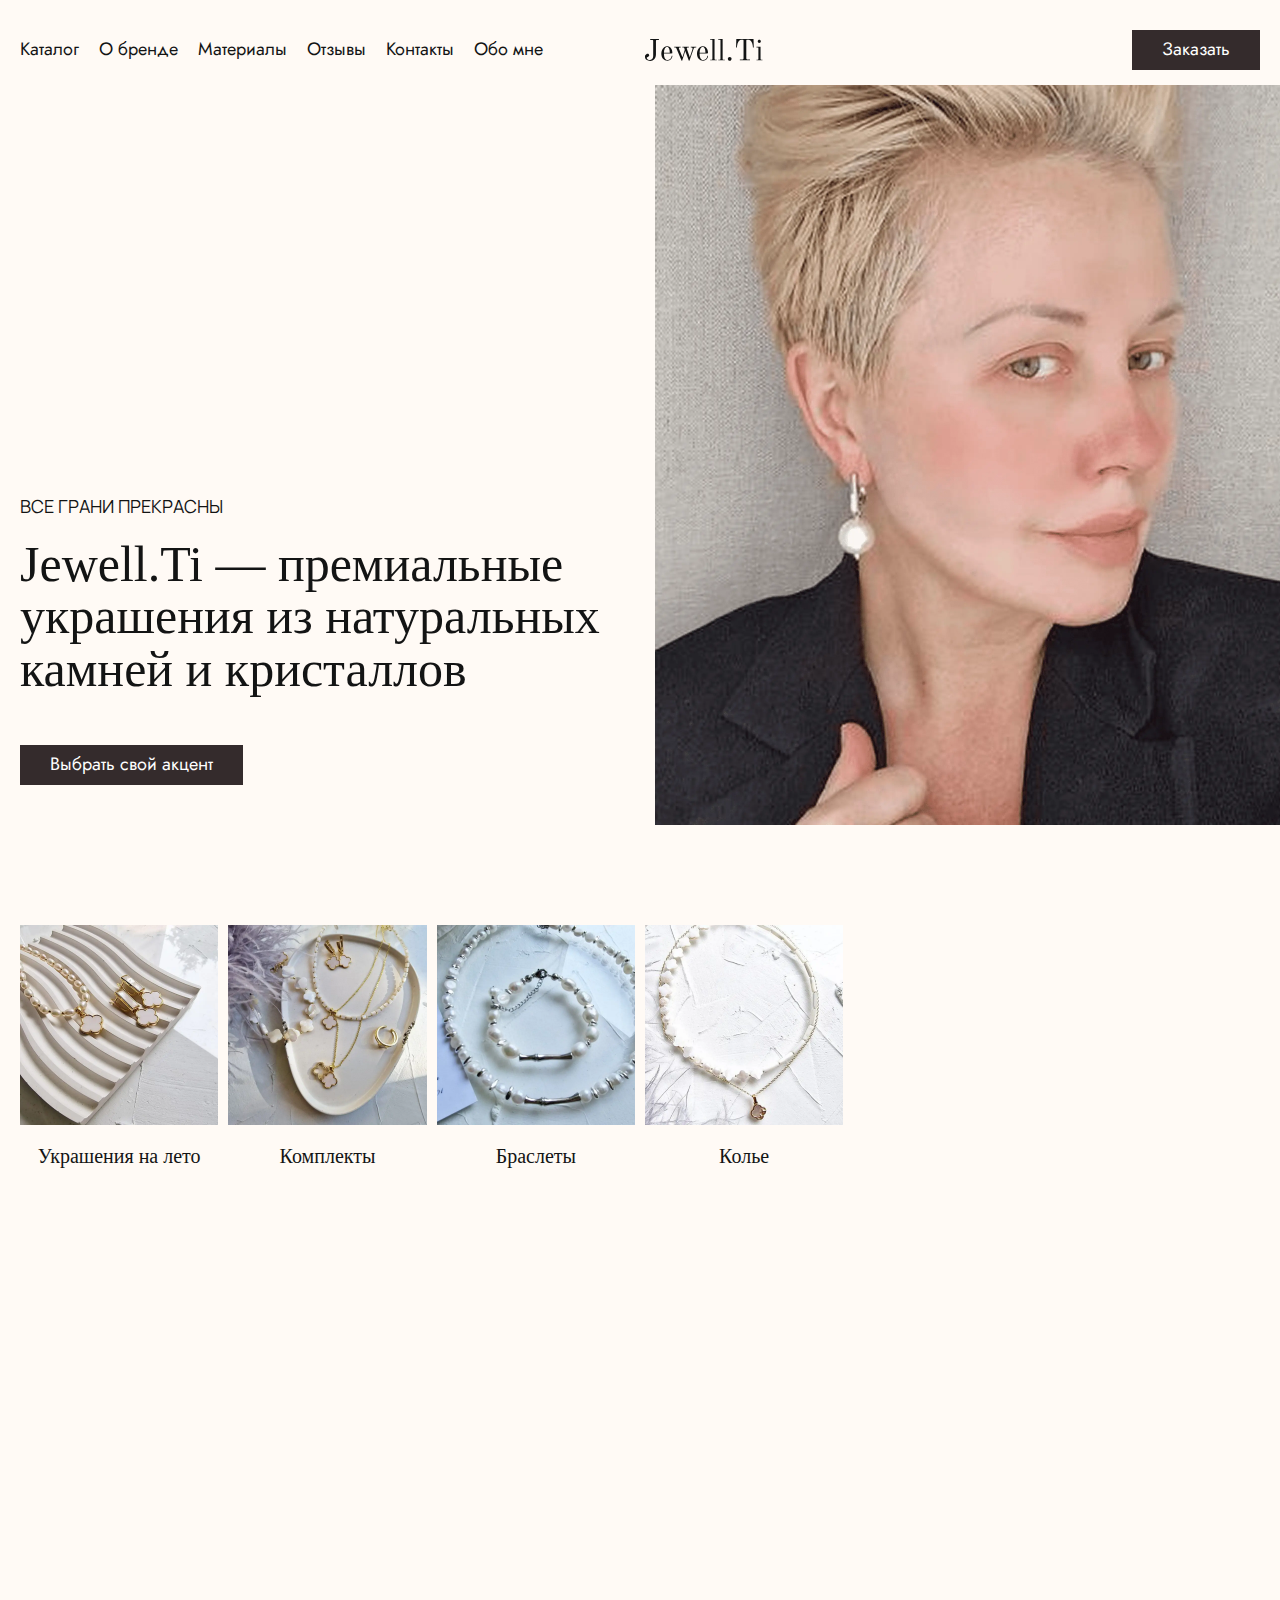
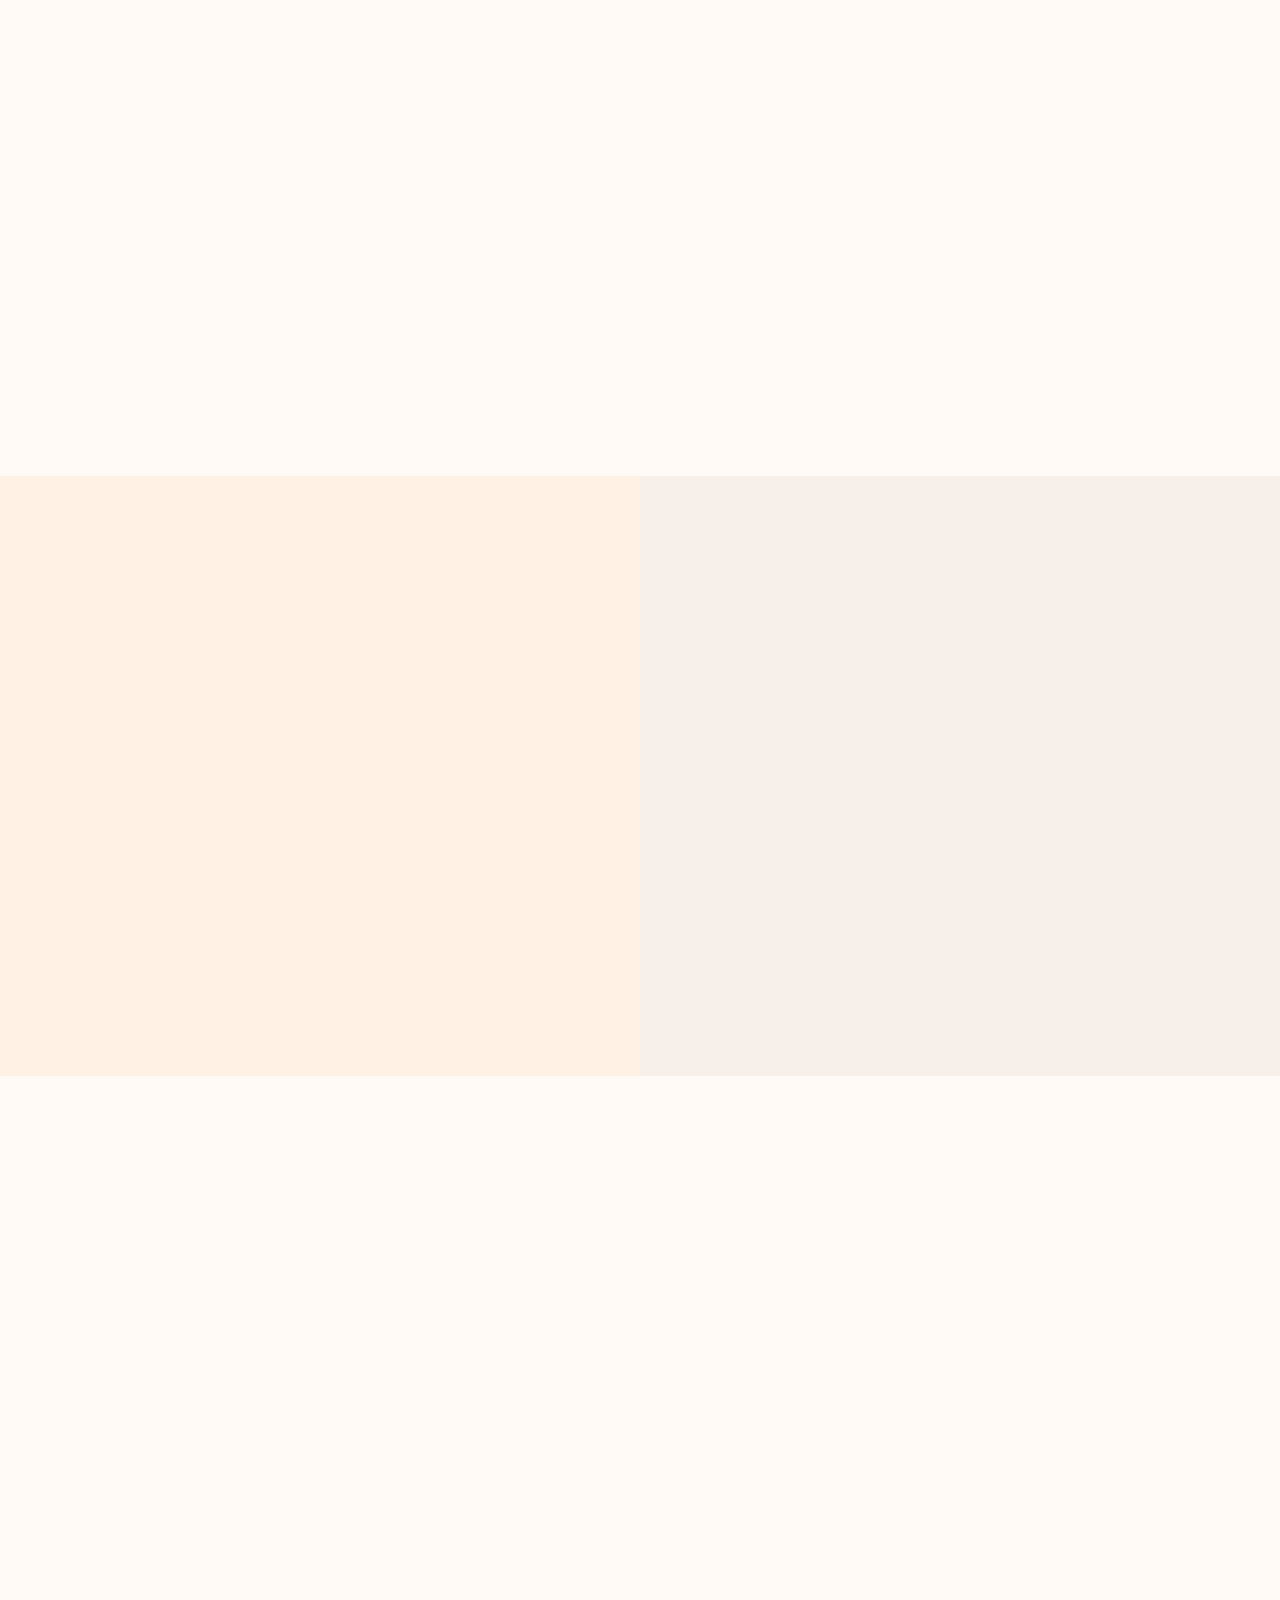
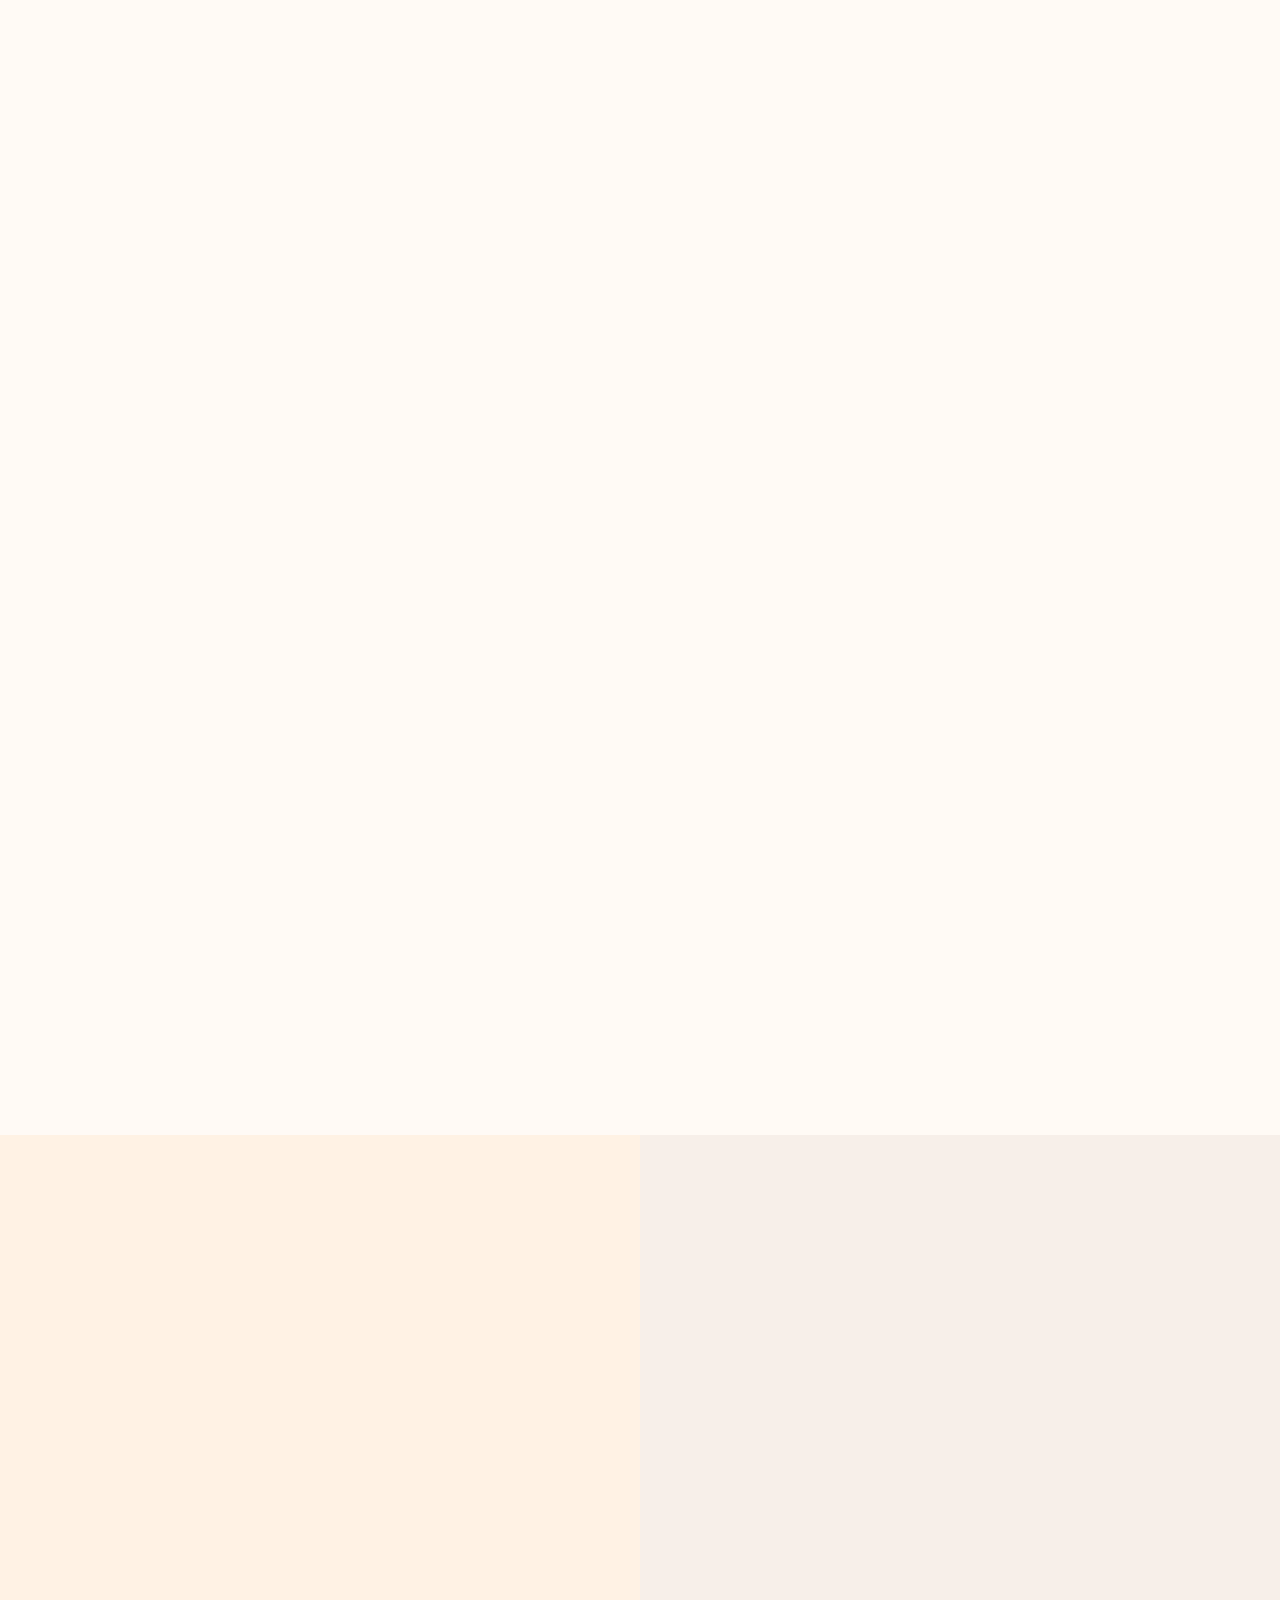
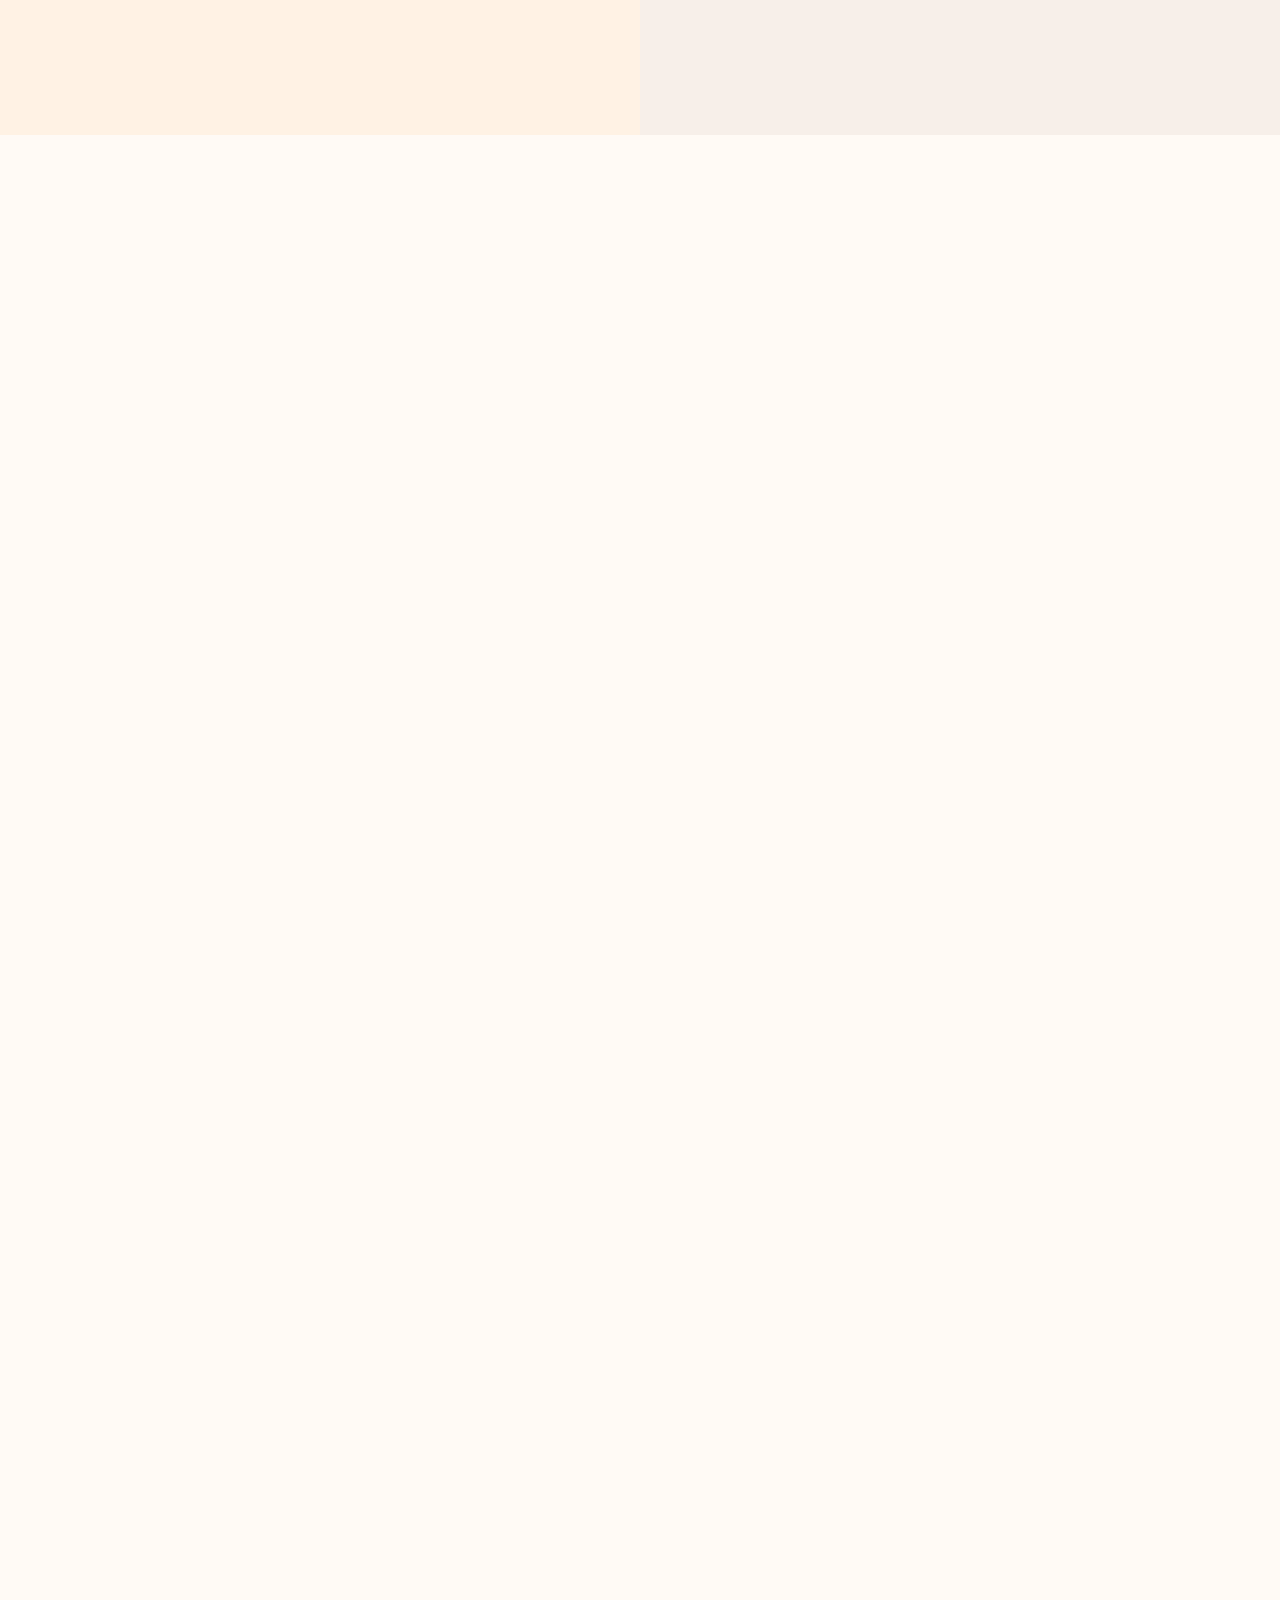
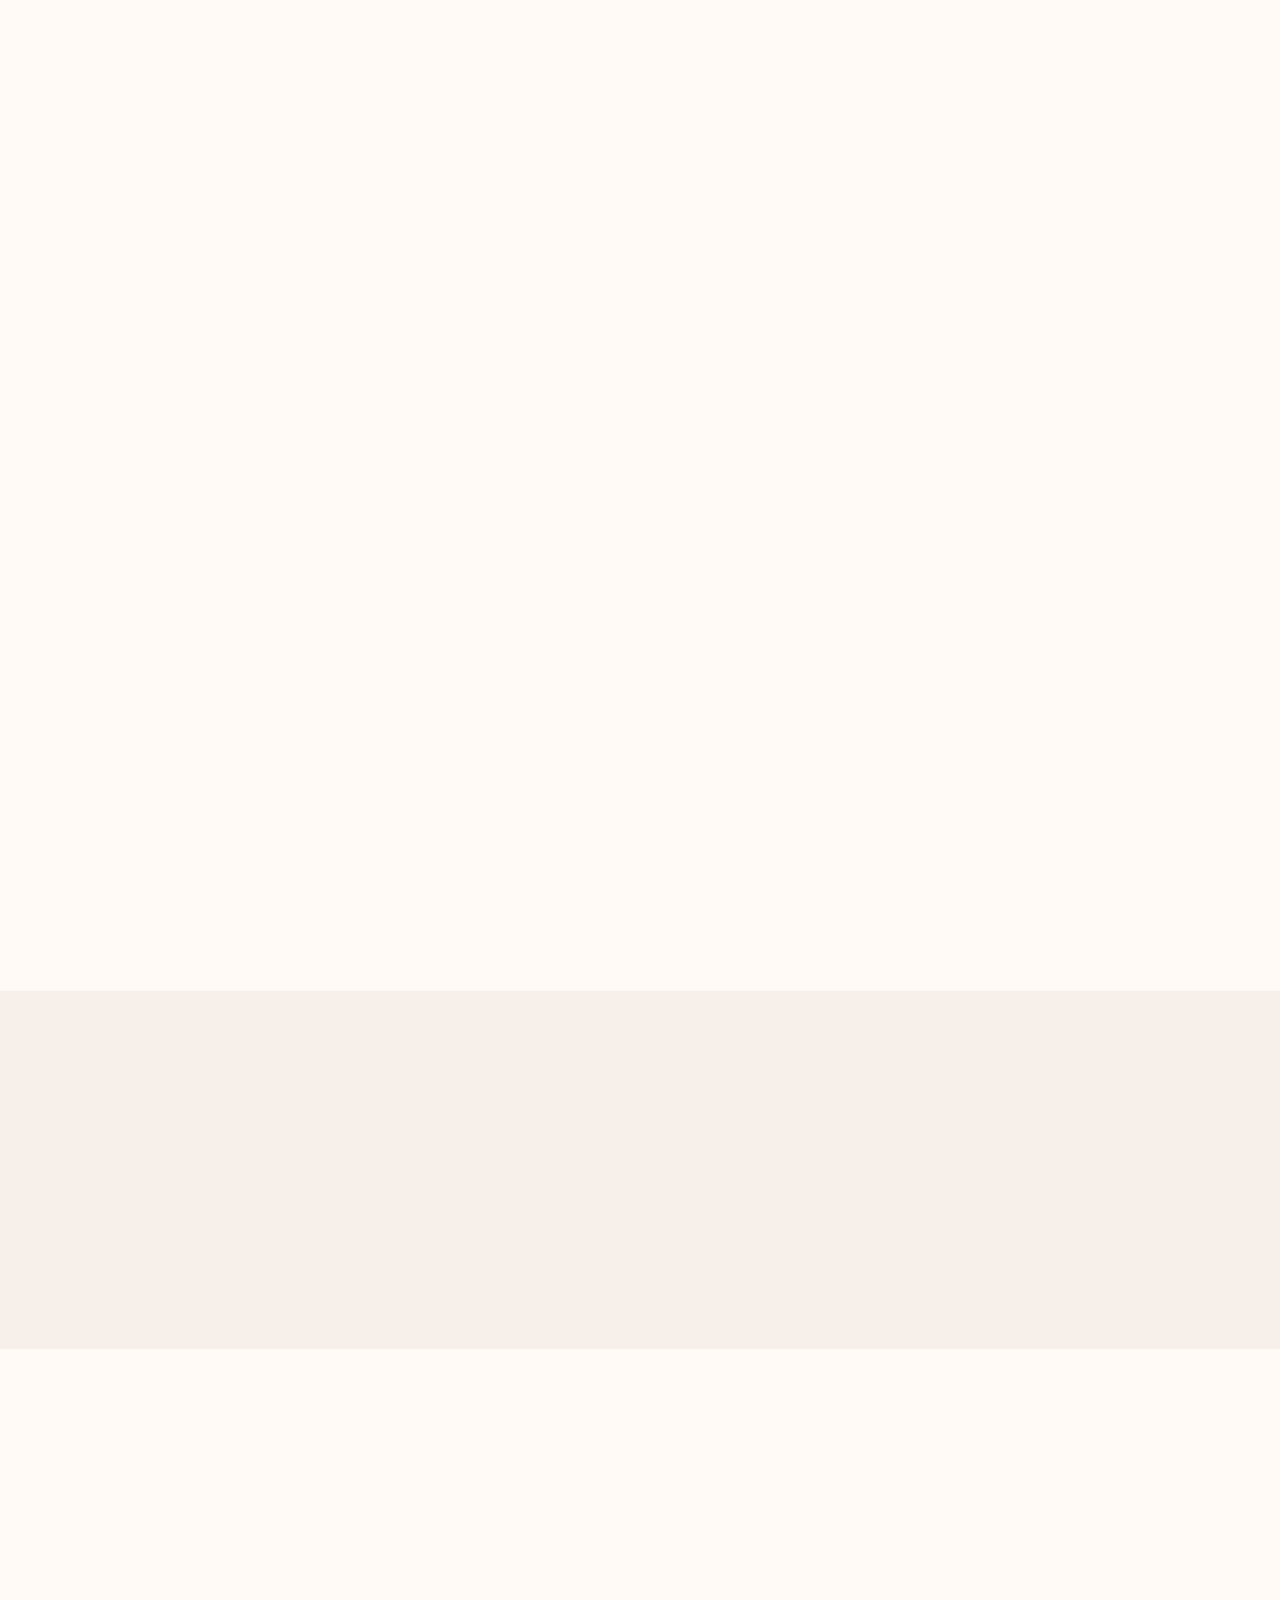
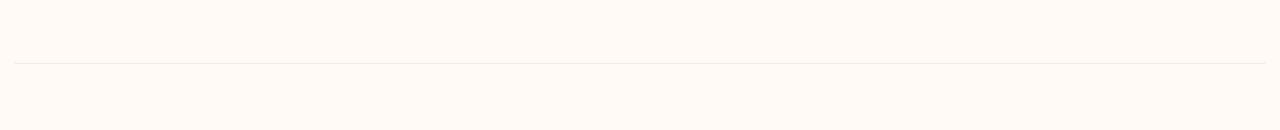
<file: index.html>
<!--header.html-->
<!doctype html>
<html lang="en">
<head>
  <meta charset="UTF-8">
  <meta name="viewport"
        content="width=device-width, user-scalable=no, initial-scale=1.0, maximum-scale=1.0, minimum-scale=1.0">
  <meta http-equiv="X-UA-Compatible" content="ie=edge">
  <meta name="format-detection" content="telephone=no">
  <link rel="preconnect" href="https://fonts.googleapis.com">
  <link rel="preconnect" href="https://fonts.gstatic.com" crossorigin>
  <link href="https://fonts.googleapis.com/css2?family=Jost:ital,wght@0,100..900;1,100..900&family=Manrope:wght@200..800&family=Old+Standard+TT:ital,wght@0,400;0,700;1,400&display=swap" rel="stylesheet">
  <link
          rel="stylesheet"
          href="https://cdn.jsdelivr.net/npm/swiper@11/swiper-bundle.min.css"
  />
  <link rel="icon" type="image/png" href="./img/icons/favicon.png" sizes="32x32">

  <link rel="apple-touch-icon" href="./img/icons/favicon.png">

  <link rel="mask-icon" href="./img/icons/favicon.png" color="#000000">
  <title></title>
<script defer src="js/bundle.js"></script><script defer src="js/libs.js"></script><script defer src="js/style.js"></script><link href="css/style.min.css" rel="stylesheet"></head>
<body>

<header class="header">
  <div class="container">
    <div class="row align-center">
      <div class="col-lg-5">
        <nav class="header-nav">
          <ul class="main-menu">
            <li class="menu-item-has-children">
              <a href="https://mixastudio-dev.github.io/jewell/catalog.html">Каталог</a>
              <ul class="sub-menu">
                <li>
                  <a href="#">Все товары</a>
                </li>
                <li>
                  <a href="#">Название категории</a>
                </li>
                <li>
                  <a href="#">Название категории</a>
                </li>
                <li>
                  <a href="#">Название категории</a>
                </li>
                <li>
                  <a href="#">Название категории</a>
                </li>
              </ul>
            </li>
            <li>
              <a href="#about-section">О бренде</a>
            </li>
            <li>
              <a href="#materials-section">Материалы</a>
            </li>
            <li>
              <a href="#testimonials">Отзывы</a>
            </li>
            <li>
              <a href="#promo-section">Контакты</a>
            </li>
            <li>
              <a href="#about-section-second">Обо мне</a>
            </li>
          </ul>
          <a href="#" data-src="modal-order-header" class="btn btn-dark btn-mobile open-modal-dialog">Заказать</a>
        </nav>
      </div>
      <div class="col-lg-4">
        <a href="#" class="logo">
          <img src="./img/logo.svg" alt="">
        </a>
      </div>
      <div class="col-lg-3">
        <a href="#" data-src="modal-order-header" class="btn btn-dark btn-pc open-modal-dialog">Заказать</a>
        <button class="small-screens-button">
          <span class="line"></span>
          <span class="line"></span>
          <span class="line"></span>
        </button>
      </div>
    </div>
  </div>
</header>

<main>




<section class="main-banner animate-block">
  <div class="container">
    <div class="row">
      <div class="col-lg-6 col-md-12 col-m-12">
        <div class="banner-content">
          <div class="subtitle">Все грани прекрасны</div>
          <h1>Jewell.Ti — премиальные украшения из натуральных камней и кристаллов </h1>
          <a href="#" data-src="modal-order-header" class="btn btn-dark open-modal-dialog">Выбрать свой акцент</a>
        </div>
      </div>
      <div class="col-lg-6 col-md-12 col-m-12">
        <div class="banner-image">
          <img src="./img/main-banner-image.webp" alt="">
        </div>
      </div>
    </div>
  </div>
</section>

<section class="catalog-section">
  <div class="container">
    <div class="row">
      <div class="col-lg-2 col-md-4 col-m-12 animate-block">
        <a href="#" class="catalog-card">
          <div class="catalog-card-image">
            <img src="./img/catalog-card-img1.webp" alt="">
          </div>
          <div class="catalog-card-title">Украшения на лето</div>
        </a>
      </div>
      <div class="col-lg-2 col-md-4 col-m-12 animate-block" data-delay="200">
        <a href="#" class="catalog-card">
          <div class="catalog-card-image">
            <img src="./img/catalog-card-img2.webp" alt="">
          </div>
          <div class="catalog-card-title">Комплекты</div>
        </a>
      </div>
      <div class="col-lg-2 col-md-4 col-m-12 animate-block" data-delay="400">
        <a href="#" class="catalog-card">
          <div class="catalog-card-image">
            <img src="./img/catalog-card-img3.webp" alt="">
          </div>
          <div class="catalog-card-title">Браслеты</div>
        </a>
      </div>
      <div class="col-lg-2 col-md-4 col-m-12 animate-block" data-delay="600">
        <a href="#" class="catalog-card">
          <div class="catalog-card-image">
            <img src="./img/catalog-card-img4.webp" alt="">
          </div>
          <div class="catalog-card-title">Колье</div>
        </a>
      </div>
      <div class="col-lg-2 col-md-4 col-m-12 animate-block" data-delay="800">
        <a href="#" class="catalog-card">
          <div class="catalog-card-image">
            <img src="./img/catalog-card-img5.webp" alt="">
          </div>
          <div class="catalog-card-title">Чокеры</div>
        </a>
      </div>
      <div class="col-lg-2 col-md-4 col-m-12 animate-block" data-delay="1000">
        <a href="#" class="catalog-card">
          <div class="catalog-card-image">
            <img src="./img/catalog-card-img6.webp" alt="">
          </div>
          <div class="catalog-card-title">Сеты</div>
        </a>
      </div>
    </div>
  </div>
</section>

<section class="products-section slider-section animate-block">
  <div class="container">
    <h2>Самое популярное</h2>
    <div class="products-slider slider-wrapper">
      <div class="swiper-wrapper">
        <div class="swiper-slide">
          <div class="product-card">
            <div class="product-image">
              <img src="./img/product-card-img1.webp" alt="">
            </div>
            <div class="product-title">Нежные серьги пуссеты с натуральным перламутром</div>
            <div class="product-bottom">
              <div class="product-price">1200 ₽</div>
              <a href="#" class="btn btn-bordered open-modal-dialog" data-src="modal-order-product">Заказать</a>
            </div>
          </div>
        </div>
        <div class="swiper-slide">
          <div class="product-card">
            <div class="product-image">
              <img src="./img/product-card-img2.webp" alt="">
            </div>
            <div class="product-title">Серьги из натурального жемчуга</div>
            <div class="product-bottom">
              <div class="product-price">1800 ₽</div>
              <a href="#" class="btn btn-bordered open-modal-dialog" data-src="modal-order-product">Заказать</a>
            </div>
          </div>
        </div>
        <div class="swiper-slide">
          <div class="product-card">
            <div class="product-image">
              <img src="./img/product-card-img3.webp" alt="">
            </div>
            <div class="product-title">Чокер</div>
            <div class="product-bottom">
              <div class="product-price">2500 ₽</div>
              <a href="#" class="btn btn-bordered open-modal-dialog" data-src="modal-order-product">Заказать</a>
            </div>
          </div>
        </div>
        <div class="swiper-slide">
          <div class="product-card">
            <div class="product-image">
              <img src="./img/product-card-img4.webp" alt="">
            </div>
            <div class="product-title">Чокер из стекляруса с необработанным розовым кварцем</div>
            <div class="product-bottom">
              <div class="product-price">1500 ₽</div>
              <a href="#" class="btn btn-bordered open-modal-dialog" data-src="modal-order-product">Заказать</a>
            </div>
          </div>
        </div>
        <div class="swiper-slide">
          <div class="product-card">
            <div class="product-image">
              <img src="./img/product-card-img1.webp" alt="">
            </div>
            <div class="product-title">Нежные серьги пуссеты с натуральным перламутром</div>
            <div class="product-bottom">
              <div class="product-price">1200 ₽</div>
              <a href="#" class="btn btn-bordered open-modal-dialog" data-src="modal-order-product">Заказать</a>
            </div>
          </div>
        </div>
        <div class="swiper-slide">
          <div class="product-card">
            <div class="product-image">
              <img src="./img/product-card-img2.webp" alt="">
            </div>
            <div class="product-title">Серьги из натурального жемчуга</div>
            <div class="product-bottom">
              <div class="product-price">1800 ₽</div>
              <a href="#" class="btn btn-bordered open-modal-dialog" data-src="modal-order-product">Заказать</a>
            </div>
          </div>
        </div>
        <div class="swiper-slide">
          <div class="product-card">
            <div class="product-image">
              <img src="./img/product-card-img3.webp" alt="">
            </div>
            <div class="product-title">Чокер</div>
            <div class="product-bottom">
              <div class="product-price">2500 ₽</div>
              <a href="#" class="btn btn-bordered open-modal-dialog" data-src="modal-order-product">Заказать</a>
            </div>
          </div>
        </div>
        <div class="swiper-slide">
          <div class="product-card">
            <div class="product-image">
              <img src="./img/product-card-img4.webp" alt="">
            </div>
            <div class="product-title">Чокер из стекляруса с необработанным розовым кварцем</div>
            <div class="product-bottom">
              <div class="product-price">1500 ₽</div>
              <a href="#" class="btn btn-bordered open-modal-dialog" data-src="modal-order-product">Заказать</a>
            </div>
          </div>
        </div>
      </div>
      <div class="swiper-button-prev"></div>
      <div class="swiper-button-next"></div>
    </div>
  </div>
</section>

<section class="about-section" id="about-section">
  <div class="container-fluid">
    <div class="about-wrapper">
      <div class="about-logo animate-block">
        <div class="image-wrapper">
          <img src="./img/about-image.webp" alt="">
        </div>
        <div class="logo">
          <img src="./img/logo.svg" alt="">
        </div>
      </div>
      <div class="about-content">
        <div class="star-decors">
          <img class="animate-block" src="./img/icons/star-decor-ico.svg" alt="">
          <img class="animate-block" data-delay="200" src="./img/icons/star-decor-ico.svg" alt="">
          <img class="animate-block" data-delay="400" src="./img/icons/star-decor-ico.svg" alt="">
        </div>
        <div class="animate-block" data-delay="600">
          <h2>О бренде</h2>
          <div class="description">
            <p>Jewell.Ti — это украшения, созданные вручную с вниманием к деталям, материалам и вашему стилю. Я создаю авторскую бижутерию из натуральных камней и кристаллов  для тех, кто ценит индивидуальность и качество. Каждое изделие — это не просто аксессуар, а акцент образа и часть вашего настроения</p>
          </div>
        </div>
      </div>
    </div>
  </div>
</section>

<section class="advantage-section">
  <div class="container">
    <div class="star-decors">
      <img class="animate-block" data-delay="" src="./img/icons/star-decor-ico.svg" alt="">
      <img class="animate-block" data-delay="200" src="./img/icons/star-decor-ico.svg" alt="">
      <img class="animate-block" data-delay="400" src="./img/icons/star-decor-ico.svg" alt="">
    </div>
    <div class="description animate-block" data-delay="600">
      <p><strong>Ювелирное украшение должно быть выражением</strong> — уникальным выражением вас, вашей красоты, вашей истории. С помощью украшений я стремлюсь дать возможность женщинам быть самыми уверенными и красивыми</p>
    </div>
  </div>
</section>

<section class="materials-section" id="materials-section">
  <div class="container">
    <div class="animate-block">
      <h2>Материалы</h2>
    </div>
    <div class="row">
      <div class="col-lg-6 col-md-12 col-m-12 animate-block" data-delay="200">
        <div class="card-wrapper" style="background-image: url(./img/material-card-back1.webp)">
          <div class="card-title">Кристаллы</div>
          <div class="card-description">
            <p>Натуральные камни и премиальные бусины</p>
          </div>
        </div>
      </div>
      <div class="col-lg-6 col-md-12 col-m-12 animate-block" data-delay="400">
        <div class="card-wrapper" style="background-image: url(./img/material-card-back2.webp)">
          <div class="card-title">Качественная фурнитура</div>
          <div class="card-description">
            <p>Все изделия собираются вручную и проходят
              проверку перед отправкой.</p>
          </div>
        </div>
      </div>
    </div>
  </div>
</section>

<section class="benefits-section">
  <div class="container">
    <div class="animate-block">
      <h2>Наши преимущества</h2>
    </div>
    <div class="benefits-list">
      <div class="benefit-item animate-block" data-delay="1000">Ручная работа</div>
      <div class="benefit-item animate-block" data-delay="800">Натуральные камни и качественная фурнитура</div>
      <div class="benefit-item animate-block" data-delay="600">Эксклюзивные модели в ограниченном количестве</div>
      <div class="benefit-item animate-block" data-delay="400">Возможность индивидуального подбора комплекта</div>
      <div class="benefit-item animate-block" data-delay="200">Стильная упаковка украшений</div>
    </div>
  </div>
</section>

<section class="about-section about-section-second" id="about-section-second">
  <div class="container-fluid">
    <div class="about-wrapper">
      <div class="about-logo animate-block">
        <div class="image-wrapper">
          <img src="./img/about-image.webp" alt="">
        </div>
        <div class="logo">
          <img src="./img/logo.svg" alt="">
        </div>
      </div>
      <div class="about-content animate-block" data-delay="200">
        <div class="star-decors">
          <img class="animate-block" src="./img/icons/star-decor-ico.svg" alt="">
          <img class="animate-block" data-delay="200" src="./img/icons/star-decor-ico.svg" alt="">
          <img class="animate-block" data-delay="400" src="./img/icons/star-decor-ico.svg" alt="">
        </div>
        <h2>Обо мне</h2>
        <div class="description">
          <p>
            <strong>Привет я Татьяна и это мой бренд украшений.</strong>
          </p>
          <p>
            Однажды я не нашла подходящего украшения в магазине и сделала его сама.
            С тех пор это не просто увлечение, это мой способ говорить с миром.
          </p>
          <p>Это моя, медитация</p>
          <p>Моё самое честное искусство...</p>
        </div>
        <a href="#" class="btn btn-dark">Написать в Telegram</a>
      </div>
    </div>
  </div>
</section>

<section class="certificates-section">
  <div class="container">
    <div class="animate-block">
      <h2>Подарочные сертификаты</h2>
    </div>
    <div class="description animate-block" data-delay="200">
      <p>
        Подарок, который выглядит дорого и запоминается.
      </p>
      <p>
        Подарочные сертификаты Jewell.Ti — это свобода выбора, стиль и премиальное оформление.
      </p>
    </div>
    <div class="certificates-grid">
      <div class="certificate-card animate-block" data-delay="400">
        <div class="certificate-image">
          <img src="./img/certificat-img1.webp" alt="">
        </div>
        <div class="certificate-title">Электронный сертификат</div>
      </div>
      <div class="certificate-card animate-block" data-delay="600">
        <div class="certificate-image">
          <img src="./img/certificat-img2.webp" alt="">
        </div>
        <div class="certificate-title">Номиналы 2000₽ и 3000₽</div>
      </div>
      <div class="certificate-card animate-block" data-delay="800">
        <div class="certificate-image">
          <img src="./img/certificat-img3.webp" alt="">
        </div>
        <div class="certificate-title">Бумажный сертификат в конверте</div>
      </div>
    </div>
  </div>
</section>

<section class="work-videos-section slider-section">
  <div class="container">
    <div class="animate-block">
      <h2>Познакомьтесь с процессом создания украшений</h2>
    </div>
    <div class="work-videos-slider slider-wrapper animate-block" data-delay="200">
      <div class="swiper-wrapper">
        <div class="swiper-slide">
          <div class="video-js">
            <div class="video-title">Процесс создания изделия</div>
            <button class="btn-play-video"></button>
            <video poster="./img/video-card-poster1.webp">
              <source src="./img/adobestock-515194866_Jt2tm8rv.mp4">
            </video>
          </div>
        </div>
        <div class="swiper-slide">
          <div class="video-js">
            <div class="video-title">Выбор камней</div>
            <button class="btn-play-video"></button>
            <video poster="./img/video-card-poster2.webp">
              <source src="./img/adobestock-515194866_Jt2tm8rv.mp4">
            </video>
          </div>
        </div>
        <div class="swiper-slide">
          <div class="video-js">
            <div class="video-title">Моменты творчества</div>
            <button class="btn-play-video"></button>
            <video poster="./img/video-card-poster3.webp">
              <source src="./img/adobestock-515194866_Jt2tm8rv.mp4">
            </video>
          </div>
        </div>
      </div>
      <div class="swiper-button-prev"></div>
      <div class="swiper-button-next"></div>
    </div>
  </div>
</section>

<section class="testimonials-section" id="testimonials">
  <div class="container">
    <div class="animate-block">
      <h2>Отзывы</h2>
    </div>
    <div class="testimonials-grid">
      <div class="testimonial-item animate-block" data-delay="200">
        <div class="testimonial-image">
          <img src="./img/testimonial-img1.webp" alt="">
        </div>
        <div class="description">
          <p>Спасибо большое за ваши шикарные изделия!! Сначала купила серьги, потом засомневалась что они подойдут, но когда приехала и померила все сомнения сразу испарились</p>
        </div>
      </div>
      <div class="testimonial-item animate-block" data-delay="400">
        <div class="testimonial-image">
          <img src="./img/testimonial-img2.webp" alt="">
        </div>
        <div class="description">
          <p>Татьяна, хочу сказать вам огромное спасибо за ваши работы!! Вы отлично понимаете своих неугомонных клиентов которым всегда нужно “вчера” У меня много ваших работ! Есть конечно же любимые - чешир например.</p>
        </div>
      </div>
      <div class="testimonial-item animate-block" data-delay="600">
        <div class="testimonial-image">
          <img src="./img/testimonial-img3.webp" alt="">
        </div>
        <div class="description">
          <p>Хочу выразить вам свой полный восторг! Украшения потрясающие, всё отлично сидит и смотрится именно так, как я и мечтала, давно искала то самое что буду носить ежедневно с удовольствием!</p>
        </div>
      </div>
      <div class="testimonial-item animate-block" data-delay="800">
        <div class="testimonial-image">
          <img src="./img/testimonial-img4.webp" alt="">
        </div>
        <div class="description">
          <p>Осталась абсолютно довольна покупкой! Украшения выглядят невероятно изысканными стильными и элегантными!</p>
        </div>
      </div>
    </div>
  </div>
</section>

<section class="promo-section" id="promo-section">
  <div class="image-wrapper image-wrapper-pc animate-block">
    <img src="./img/promo-section-image.webp" alt="">
  </div>
  <div class="image-wrapper image-wrapper-mobile animate-block">
    <img src="./img/promo-img-mobile.webp" alt="">
  </div>
  <div class="container">
    <div class="promo-content">
      <div class="title animate-block" data-delay="200">Получите скидку на первый заказ</div>
      <div class="description animate-block" data-delay="400">
        <p>Вы можете оформить заказ через одну из наших социальных сетей.</p>
      </div>
      <div class="delivery-text animate-block" data-delay="600">Быстрая доставка почтой и СДЭК</div>
      <div class="social-links animate-block" data-delay="800">
        <a class="animate-block social-link social-link-telegram" href="#"></a>
        <a class="animate-block social-link social-link-instagram" href="#"></a>
        <a class="animate-block social-link social-link-whatsapp" href="#"></a>
        <a class="animate-block social-link social-link-max" href="#"></a>
      </div>
    </div>
  </div>
</section>

<!--footer.html-->
</main>

<footer class="footer">
    <div class="container">
      <div class="row row-top">
        <div class="col-lg-4 col-md-12 col-m-12 animate-block">
          <nav class="footer-nav">
            <div class="footer-menu-title">Меню:</div>
            <ul class="footer-menu">
              <li>
                <a href="https://mixastudio-dev.github.io/jewell/catalog.html">Каталог</a>
              </li>
              <li>
                <a href="#testimonials">Отзывы</a>
              </li>
              <li>
                <a href="#about-section">О бренде</a>
              </li>
              <li>
                <a href="#about-section-second">Обо мне</a>
              </li>
              <li>
                <a href="#materials-section">Материалы</a>
              </li>
            </ul>
          </nav>
        </div>
        <div class="col-lg-4 col-md-12 col-m-12 animate-block" data-delay="200">
          <a href="#" class="logo">
            <img src="./img/logo.svg" alt="">
          </a>
        </div>
        <div class="col-lg-4 col-md-12 col-m-12 animate-block" data-delay="400">
          <div class="footer-socials-wrapper">
            <div class="footer-menu-title footer-menu-title-socials">Контакты:</div>
            <div class="footer-socials">
              <a class="social-link social-link-telegram" href="#"></a>
              <a class="social-link social-link-instagram" href="#"></a>
              <a class="social-link social-link-whatsapp" href="#"></a>
              <a class="social-link social-link-max" href="#"></a>
            </div>
          </div>
        </div>
      </div>
      <div class="row row-bottom">
        <div class="col-lg-6 col-md-12 col-m-12 animate-block" data-delay="600">
          <div class="footer-copy">
            <p>© Jewell.Ti  2025</p>
          </div>
        </div>
        <div class="col-lg-6 col-md-12 col-m-12 animate-block" data-delay="800">
          <div class="footer-policy">
            <a href="#">Политика конфеденциальности</a>
          </div>
        </div>
      </div>
    </div>
</footer>


<div class="modal-dialog modal-order modal-order-header" style="display:none;">
  <div class="modal-content">
    <div class="modal-body">
      <button type="button" class="modal-close" data-dismiss="modal" aria-label="Close"></button>
      <div class="modal-title">Вы можете оформить заказ через одну из наших социальных сетей</div>
      <div class="delivery-text">Быстрая доставка почтой и СДЭК</div>
      <div class="social-links">
        <a class="social-link social-link-telegram" href="#"></a>
        <a class="social-link social-link-instagram" href="#"></a>
        <a class="social-link social-link-whatsapp" href="#"></a>
        <a class="social-link social-link-max" href="#"></a>
      </div>
    </div>
  </div>
</div>

<div class="modal-dialog modal-order modal-order-product" style="display:none;">
  <div class="modal-content">
    <div class="modal-body">
      <button type="button" class="modal-close" data-dismiss="modal" aria-label="Close"></button>
      <div class="modal-title">Заказать «Нежные серьги пуссеты с натуральным перламутром»</div>
      <div class="description">
        <p>Вы можете оформить заказ через одну из наших социальных сетей.</p>
      </div>
      <div class="delivery-text">Быстрая доставка почтой и СДЭК</div>
      <div class="social-links">
        <a class="social-link social-link-telegram" href="#"></a>
        <a class="social-link social-link-instagram" href="#"></a>
        <a class="social-link social-link-whatsapp" href="#"></a>
        <a class="social-link social-link-max" href="#"></a>
      </div>
    </div>
  </div>
</div>

<div class="modal-dialog modal-gallery" style="display:none;">
  <div class="modal-content">
    <div class="modal-body">
      <div class="gallery-slider-title">
        <button type="button" class="btn-back" data-dismiss="modal" aria-label="Close"></button>
        <div class="title">Нежные серьги пуссеты с натуральным перламутром</div>
        <button type="button" class="modal-close" data-dismiss="modal" aria-label="Close"></button>
      </div>
      <div class="gallery-slider-main slider-wrapper">
        <div class="swiper-button-next"></div>
        <div class="swiper-button-prev"></div>
        <div class="swiper-wrapper">
          <div class="swiper-slide">
            <div class="image-wrapper">
              <img src="./img/product-card-img1.webp" alt="">
            </div>
          </div>
          <div class="swiper-slide">
            <div class="image-wrapper">
              <img src="./img/product-card-img2.webp" alt="">
            </div>
          </div>
          <div class="swiper-slide">
            <div class="image-wrapper">
              <img src="./img/product-card-img3.webp" alt="">
            </div>
          </div>
          <div class="swiper-slide">
            <div class="video-js">
              <button class="btn-play-video"></button>
              <video poster="./img/product-card-img1.webp">
                <source src="./img/adobestock-515194866_Jt2tm8rv.mp4">
              </video>
            </div>
          </div>
        </div>
      </div>
      <div class="gallery-slider-thumbs slider-wrapper">
        <div class="swiper-wrapper">
          <div class="swiper-slide">
            <div class="image-wrapper">
              <img src="./img/product-card-img1.webp" alt="">
            </div>
          </div>
          <div class="swiper-slide">
            <div class="image-wrapper">
              <img src="./img/product-card-img2.webp" alt="">
            </div>
          </div>
          <div class="swiper-slide">
            <div class="image-wrapper">
              <img src="./img/product-card-img3.webp" alt="">
            </div>
          </div>
          <div class="swiper-slide">
            <div class="image-wrapper">
              <img src="./img/product-card-img1.webp" alt="">
            </div>
          </div>
        </div>
      </div>
    </div>
  </div>
</div>


<script src="https://cdn.jsdelivr.net/npm/swiper@11/swiper-bundle.min.js"></script>
</body>
</html>
</file>
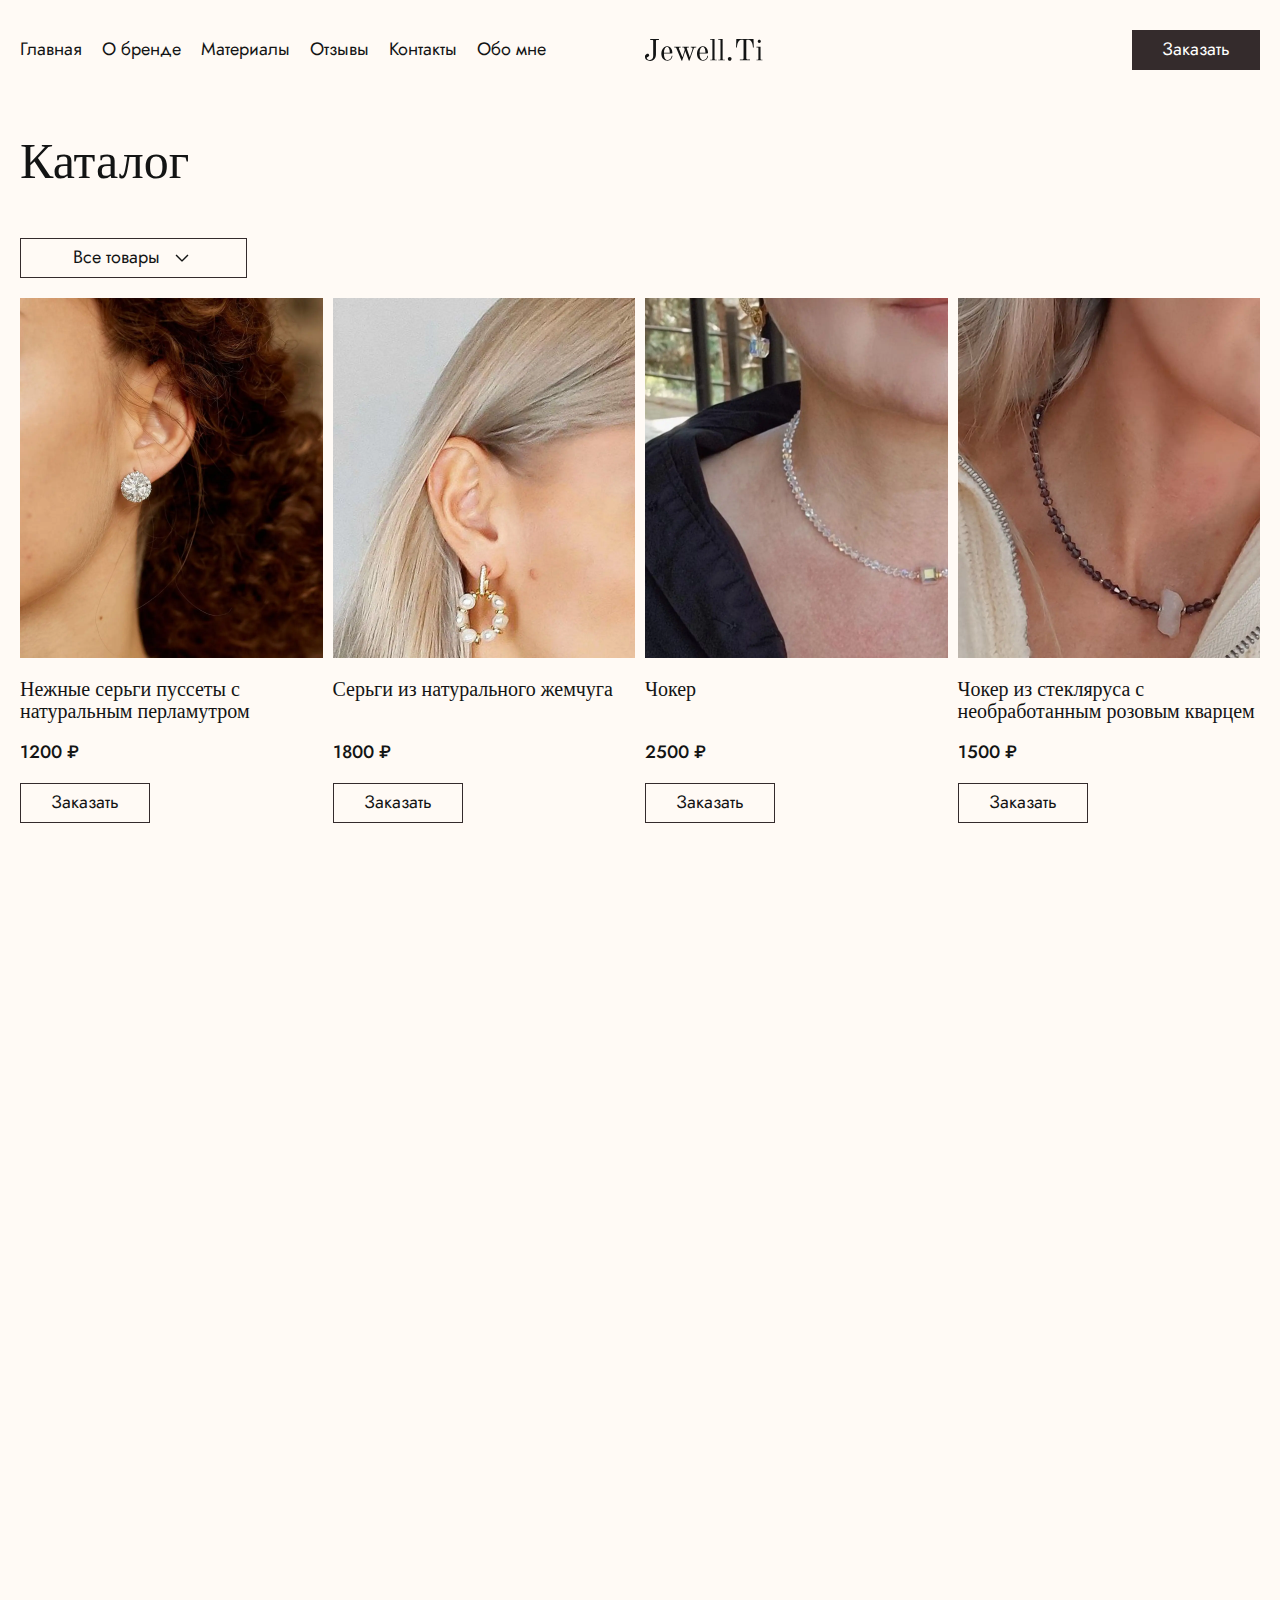
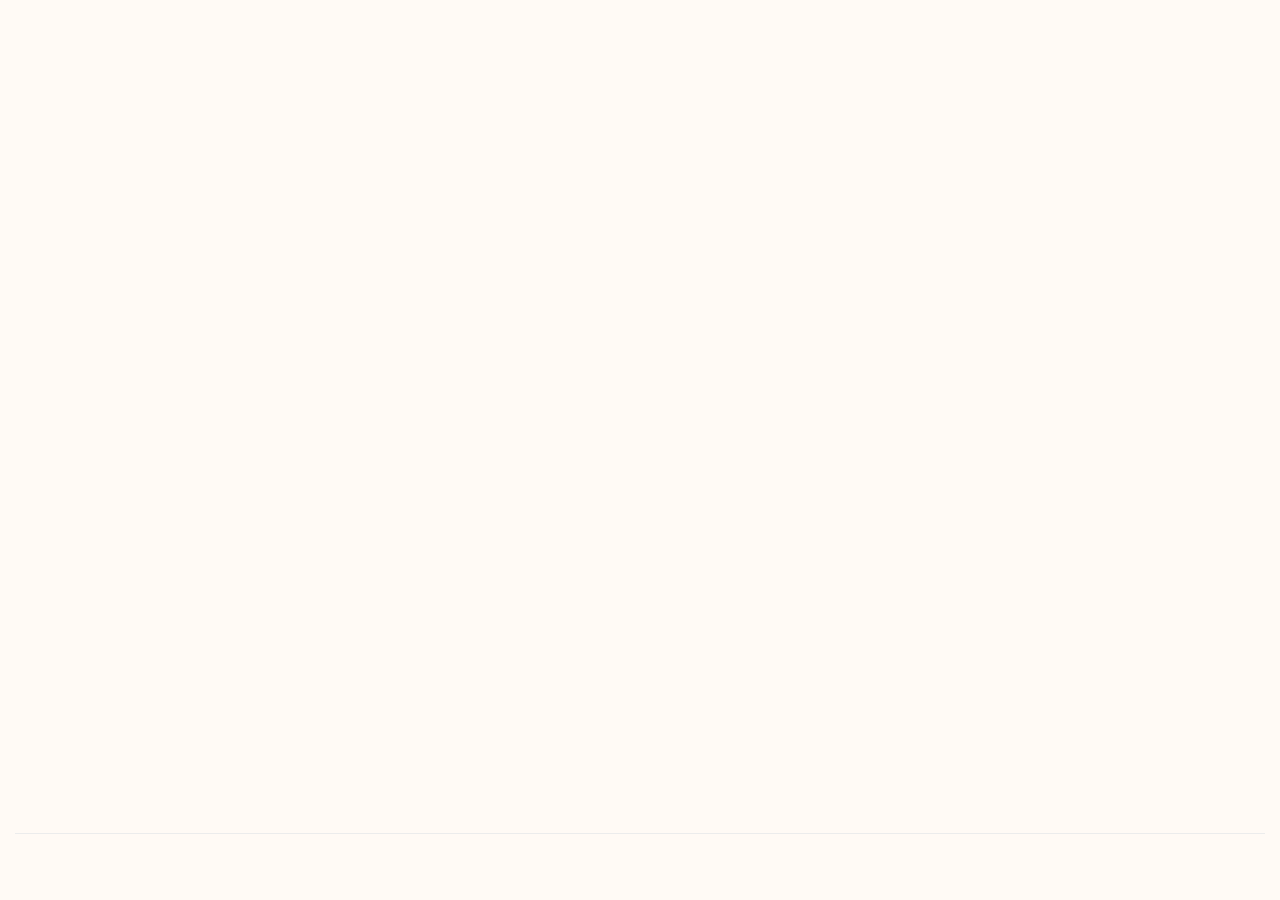
<file: catalog.html>
<!--header.html-->
<!doctype html>
<html lang="en">
<head>
  <meta charset="UTF-8">
  <meta name="viewport"
        content="width=device-width, user-scalable=no, initial-scale=1.0, maximum-scale=1.0, minimum-scale=1.0">
  <meta http-equiv="X-UA-Compatible" content="ie=edge">
  <meta name="format-detection" content="telephone=no">
  <link rel="preconnect" href="https://fonts.googleapis.com">
  <link rel="preconnect" href="https://fonts.gstatic.com" crossorigin>
  <link href="https://fonts.googleapis.com/css2?family=Jost:ital,wght@0,100..900;1,100..900&family=Manrope:wght@200..800&family=Old+Standard+TT:ital,wght@0,400;0,700;1,400&display=swap" rel="stylesheet">
  <link
          rel="stylesheet"
          href="https://cdn.jsdelivr.net/npm/swiper@11/swiper-bundle.min.css"
  />
  <link rel="icon" type="image/png" href="./img/icons/favicon.png" sizes="32x32">

  <link rel="apple-touch-icon" href="./img/icons/favicon.png">

  <link rel="mask-icon" href="./img/icons/favicon.png" color="#000000">
  <title></title>
<script defer src="js/bundle.js"></script><script defer src="js/libs.js"></script><script defer src="js/style.js"></script><link href="css/style.min.css" rel="stylesheet"></head>
<body>

<header class="header">
  <div class="container">
    <div class="row align-center">
      <div class="col-lg-5">
        <nav class="header-nav">
          <ul class="main-menu">
            <li>
              <a href="https://mixastudio-dev.github.io/jewell/">Главная</a>
            </li>
            <li>
              <a href="https://mixastudio-dev.github.io/jewell/#about-section">О бренде</a>
            </li>
            <li>
              <a href="https://mixastudio-dev.github.io/jewell/#materials-section">Материалы</a>
            </li>
            <li>
              <a href="https://mixastudio-dev.github.io/jewell/#testimonials">Отзывы</a>
            </li>
            <li>
              <a href="https://mixastudio-dev.github.io/jewell/#promo-section">Контакты</a>
            </li>
            <li>
              <a href="https://mixastudio-dev.github.io/jewell/#about-section-second">Обо мне</a>
            </li>
          </ul>
          <a href="#" data-src="modal-order-header" class="btn btn-dark btn-mobile open-modal-dialog">Заказать</a>
        </nav>
      </div>
      <div class="col-lg-4">
        <a href="#" class="logo">
          <img src="./img/logo.svg" alt="">
        </a>
      </div>
      <div class="col-lg-3">
        <a href="#" data-src="modal-order-header" class="btn btn-dark btn-pc open-modal-dialog">Заказать</a>
        <button class="small-screens-button">
          <span class="line"></span>
          <span class="line"></span>
          <span class="line"></span>
        </button>
      </div>
    </div>
  </div>
</header>

<main>





<section class="catalog-main">
  <div class="container">
    <h1>Каталог</h1>
    <div class="filters-wrapper">
      <div class="filter-item">
        <div class="filter-item-header">Категории</div>
        <div class="filter-item-dropdown">
          <div class="filter-item-option">Все товары</div>
          <div class="filter-item-option">Название категории</div>
          <div class="filter-item-option">Название категории</div>
          <div class="filter-item-option">Название категории</div>
          <div class="filter-item-option">Название категории</div>
        </div>
      </div>
    </div>
    <div class="products-grid">
      <div class="product-card animate-block">
        <div class="product-image open-modal-dialog" data-src="modal-gallery">
          <img src="./img/product-card-img1.webp" alt="">
        </div>
        <div class="product-title">Нежные серьги пуссеты с натуральным перламутром</div>
        <div class="product-bottom">
          <div class="product-price">1200 ₽</div>
          <a href="#" class="btn btn-bordered open-modal-dialog" data-src="modal-order-product">Заказать</a>
        </div>
      </div>
      <div data-delay="200" class="product-card animate-block">
        <div class="product-image open-modal-dialog" data-src="modal-gallery">
          <img src="./img/product-card-img2.webp" alt="">
        </div>
        <div class="product-title">Серьги из натурального жемчуга</div>
        <div class="product-bottom">
          <div class="product-price">1800 ₽</div>
          <a href="#" class="btn btn-bordered open-modal-dialog" data-src="modal-order-product">Заказать</a>
        </div>
      </div>
      <div data-delay="400" class="product-card animate-block">
        <div class="product-image open-modal-dialog" data-src="modal-gallery">
          <img src="./img/product-card-img3.webp" alt="">
        </div>
        <div class="product-title">Чокер</div>
        <div class="product-bottom">
          <div class="product-price">2500 ₽</div>
          <a href="#" class="btn btn-bordered open-modal-dialog" data-src="modal-order-product">Заказать</a>
        </div>
      </div>
      <div data-delay="600" class="product-card animate-block">
        <div class="product-image open-modal-dialog" data-src="modal-gallery">
          <img src="./img/product-card-img4.webp" alt="">
        </div>
        <div class="product-title">Чокер из стекляруса с необработанным розовым кварцем</div>
        <div class="product-bottom">
          <div class="product-price">1500 ₽</div>
          <a href="#" class="btn btn-bordered open-modal-dialog" data-src="modal-order-product">Заказать</a>
        </div>
      </div>
      <div data-delay="800" class="product-card animate-block">
        <div class="product-image open-modal-dialog" data-src="modal-gallery">
          <img src="./img/product-card-img1.webp" alt="">
        </div>
        <div class="product-title">Нежные серьги пуссеты с натуральным перламутром</div>
        <div class="product-bottom">
          <div class="product-price">1200 ₽</div>
          <a href="#" class="btn btn-bordered open-modal-dialog" data-src="modal-order-product">Заказать</a>
        </div>
      </div>
      <div data-delay="1000" class="product-card animate-block">
        <div class="product-image open-modal-dialog" data-src="modal-gallery">
          <img src="./img/product-card-img2.webp" alt="">
        </div>
        <div class="product-title">Серьги из натурального жемчуга</div>
        <div class="product-bottom">
          <div class="product-price">1800 ₽</div>
          <a href="#" class="btn btn-bordered open-modal-dialog" data-src="modal-order-product">Заказать</a>
        </div>
      </div>
      <div data-delay="1200" class="product-card animate-block">
        <div class="product-image open-modal-dialog" data-src="modal-gallery">
          <img src="./img/product-card-img3.webp" alt="">
        </div>
        <div class="product-title">Чокер</div>
        <div class="product-bottom">
          <div class="product-price">2500 ₽</div>
          <a href="#" class="btn btn-bordered open-modal-dialog" data-src="modal-order-product">Заказать</a>
        </div>
      </div>
      <div data-delay="1400" class="product-card animate-block">
        <div class="product-image open-modal-dialog" data-src="modal-gallery">
          <img src="./img/product-card-img4.webp" alt="">
        </div>
        <div class="product-title">Чокер из стекляруса с необработанным розовым кварцем</div>
        <div class="product-bottom">
          <div class="product-price">1500 ₽</div>
          <a href="#" class="btn btn-bordered open-modal-dialog" data-src="modal-order-product">Заказать</a>
        </div>
      </div>
      <div data-delay="1600" class="product-card animate-block">
        <div class="product-image open-modal-dialog" data-src="modal-gallery">
          <img src="./img/product-card-img1.webp" alt="">
        </div>
        <div class="product-title">Нежные серьги пуссеты с натуральным перламутром</div>
        <div class="product-bottom">
          <div class="product-price">1200 ₽</div>
          <a href="#" class="btn btn-bordered open-modal-dialog" data-src="modal-order-product">Заказать</a>
        </div>
      </div>
      <div data-delay="1800" class="product-card animate-block">
        <div class="product-image open-modal-dialog" data-src="modal-gallery">
          <img src="./img/product-card-img2.webp" alt="">
        </div>
        <div class="product-title">Серьги из натурального жемчуга</div>
        <div class="product-bottom">
          <div class="product-price">1800 ₽</div>
          <a href="#" class="btn btn-bordered open-modal-dialog" data-src="modal-order-product">Заказать</a>
        </div>
      </div>
      <div data-delay="2000" class="product-card animate-block">
        <div class="product-image open-modal-dialog" data-src="modal-gallery">
          <img src="./img/product-card-img3.webp" alt="">
        </div>
        <div class="product-title">Чокер</div>
        <div class="product-bottom">
          <div class="product-price">2500 ₽</div>
          <a href="#" class="btn btn-bordered open-modal-dialog" data-src="modal-order-product">Заказать</a>
        </div>
      </div>
      <div data-delay="2200" class="product-card animate-block">
        <div class="product-image open-modal-dialog" data-src="modal-gallery">
          <img src="./img/product-card-img4.webp" alt="">
        </div>
        <div class="product-title">Чокер из стекляруса с необработанным розовым кварцем</div>
        <div class="product-bottom">
          <div class="product-price">1500 ₽</div>
          <a href="#" class="btn btn-bordered open-modal-dialog" data-src="modal-order-product">Заказать</a>
        </div>
      </div>
    </div>

    <ul class="pagination pagination-pc animate-block">
      <li class="prev">
        <a href="#"></a>
      </li>
      <li>
        <a href="#">1</a>
      </li>
      <li class="current">
        <span>2</span>
      </li>
      <li>
        <a href="#">3</a>
      </li>
      <li>
        <a href="#">4</a>
      </li>
      <li>
        <a href="#">5</a>
      </li>
      <li>
        <a href="#">6</a>
      </li>
      <li>
        <a href="#">7</a>
      </li>
      <li>
        <a href="#">8</a>
      </li>
      <li>
        ...
      </li>
      <li>
        <a href="#">13</a>
      </li>
      <li class="next">
        <a href="#"></a>
      </li>
    </ul>
    <ul class="pagination pagination-mobile animate-block">
      <li class="prev">
        <a href="#"></a>
      </li>
      <li>
        <a href="#">1</a>
      </li>
      <li class="current">
        <span>2</span>
      </li>
      <li>
        <a href="#">3</a>
      </li>
      <li>
        <a href="#">4</a>
      </li>
      <li>
        ...
      </li>
      <li>
        <a href="#">13</a>
      </li>
      <li class="next">
        <a href="#"></a>
      </li>
    </ul>

  </div>
</section>











<!--footer.html-->
</main>

<footer class="footer">
    <div class="container">
      <div class="row row-top">
        <div class="col-lg-4 col-md-12 col-m-12 animate-block">
          <nav class="footer-nav">
            <div class="footer-menu-title">Меню:</div>
            <ul class="footer-menu">
              <li>
                <a href="https://mixastudio-dev.github.io/jewell/catalog.html">Каталог</a>
              </li>
              <li>
                <a href="https://mixastudio-dev.github.io/jewell/#testimonials">Отзывы</a>
              </li>
              <li>
                <a href="https://mixastudio-dev.github.io/jewell/#about-section">О бренде</a>
              </li>
              <li>
                <a href="https://mixastudio-dev.github.io/jewell/#about-section-second">Обо мне</a>
              </li>
              <li>
                <a href="https://mixastudio-dev.github.io/jewell/#materials-section">Материалы</a>
              </li>
            </ul>
          </nav>
        </div>
        <div class="col-lg-4 col-md-12 col-m-12 animate-block" data-delay="200">
          <a href="#" class="logo">
            <img src="./img/logo.svg" alt="">
          </a>
        </div>
        <div class="col-lg-4 col-md-12 col-m-12 animate-block" data-delay="400">
          <div class="footer-socials-wrapper">
            <div class="footer-menu-title footer-menu-title-socials">Контакты:</div>
            <div class="footer-socials">
              <a class="social-link social-link-telegram" href="#"></a>
              <a class="social-link social-link-instagram" href="#"></a>
              <a class="social-link social-link-whatsapp" href="#"></a>
              <a class="social-link social-link-max" href="#"></a>
            </div>
          </div>
        </div>
      </div>
      <div class="row row-bottom">
        <div class="col-lg-6 col-md-12 col-m-12 animate-block" data-delay="600">
          <div class="footer-copy">
            <p>© Jewell.Ti  2025</p>
          </div>
        </div>
        <div class="col-lg-6 col-md-12 col-m-12 animate-block" data-delay="800">
          <div class="footer-policy">
            <a href="#">Политика конфеденциальности</a>
          </div>
        </div>
      </div>
    </div>
</footer>


<div class="modal-dialog modal-order modal-order-header" style="display:none;">
  <div class="modal-content">
    <div class="modal-body">
      <button type="button" class="modal-close" data-dismiss="modal" aria-label="Close"></button>
      <div class="modal-title">Вы можете оформить заказ через одну из наших социальных сетей</div>
      <div class="delivery-text">Быстрая доставка почтой и СДЭК</div>
      <div class="social-links">
        <a class="social-link social-link-telegram" href="#"></a>
        <a class="social-link social-link-instagram" href="#"></a>
        <a class="social-link social-link-whatsapp" href="#"></a>
        <a class="social-link social-link-max" href="#"></a>
      </div>
    </div>
  </div>
</div>

<div class="modal-dialog modal-order modal-order-product" style="display:none;">
  <div class="modal-content">
    <div class="modal-body">
      <button type="button" class="modal-close" data-dismiss="modal" aria-label="Close"></button>
      <div class="modal-title">Заказать «Нежные серьги пуссеты с натуральным перламутром»</div>
      <div class="description">
        <p>Вы можете оформить заказ через одну из наших социальных сетей.</p>
      </div>
      <div class="delivery-text">Быстрая доставка почтой и СДЭК</div>
      <div class="social-links">
        <a class="social-link social-link-telegram" href="#"></a>
        <a class="social-link social-link-instagram" href="#"></a>
        <a class="social-link social-link-whatsapp" href="#"></a>
        <a class="social-link social-link-max" href="#"></a>
      </div>
    </div>
  </div>
</div>

<div class="modal-dialog modal-gallery" style="display:none;">
  <div class="modal-content">
    <div class="modal-body">
      <div class="gallery-slider-title">
        <button type="button" class="btn-back" data-dismiss="modal" aria-label="Close"></button>
        <div class="title">Нежные серьги пуссеты с натуральным перламутром</div>
        <button type="button" class="modal-close" data-dismiss="modal" aria-label="Close"></button>
      </div>
      <div class="gallery-slider-main slider-wrapper">
        <div class="swiper-button-next"></div>
        <div class="swiper-button-prev"></div>
        <div class="swiper-wrapper">
          <div class="swiper-slide">
            <div class="image-wrapper">
              <img src="./img/product-card-img1.webp" alt="">
            </div>
          </div>
          <div class="swiper-slide">
            <div class="image-wrapper">
              <img src="./img/product-card-img2.webp" alt="">
            </div>
          </div>
          <div class="swiper-slide">
            <div class="image-wrapper">
              <img src="./img/product-card-img3.webp" alt="">
            </div>
          </div>
          <div class="swiper-slide">
            <div class="video-js">
              <button class="btn-play-video"></button>
              <video poster="./img/product-card-img1.webp">
                <source src="./img/adobestock-515194866_Jt2tm8rv.mp4">
              </video>
            </div>
          </div>
        </div>
      </div>
      <div class="gallery-slider-thumbs slider-wrapper">
        <div class="swiper-wrapper">
          <div class="swiper-slide">
            <div class="image-wrapper">
              <img src="./img/product-card-img1.webp" alt="">
            </div>
          </div>
          <div class="swiper-slide">
            <div class="image-wrapper">
              <img src="./img/product-card-img2.webp" alt="">
            </div>
          </div>
          <div class="swiper-slide">
            <div class="image-wrapper">
              <img src="./img/product-card-img3.webp" alt="">
            </div>
          </div>
          <div class="swiper-slide">
            <div class="image-wrapper">
              <img src="./img/product-card-img1.webp" alt="">
            </div>
          </div>
        </div>
      </div>
    </div>
  </div>
</div>


<script src="https://cdn.jsdelivr.net/npm/swiper@11/swiper-bundle.min.js"></script>
</body>
</html>
</file>
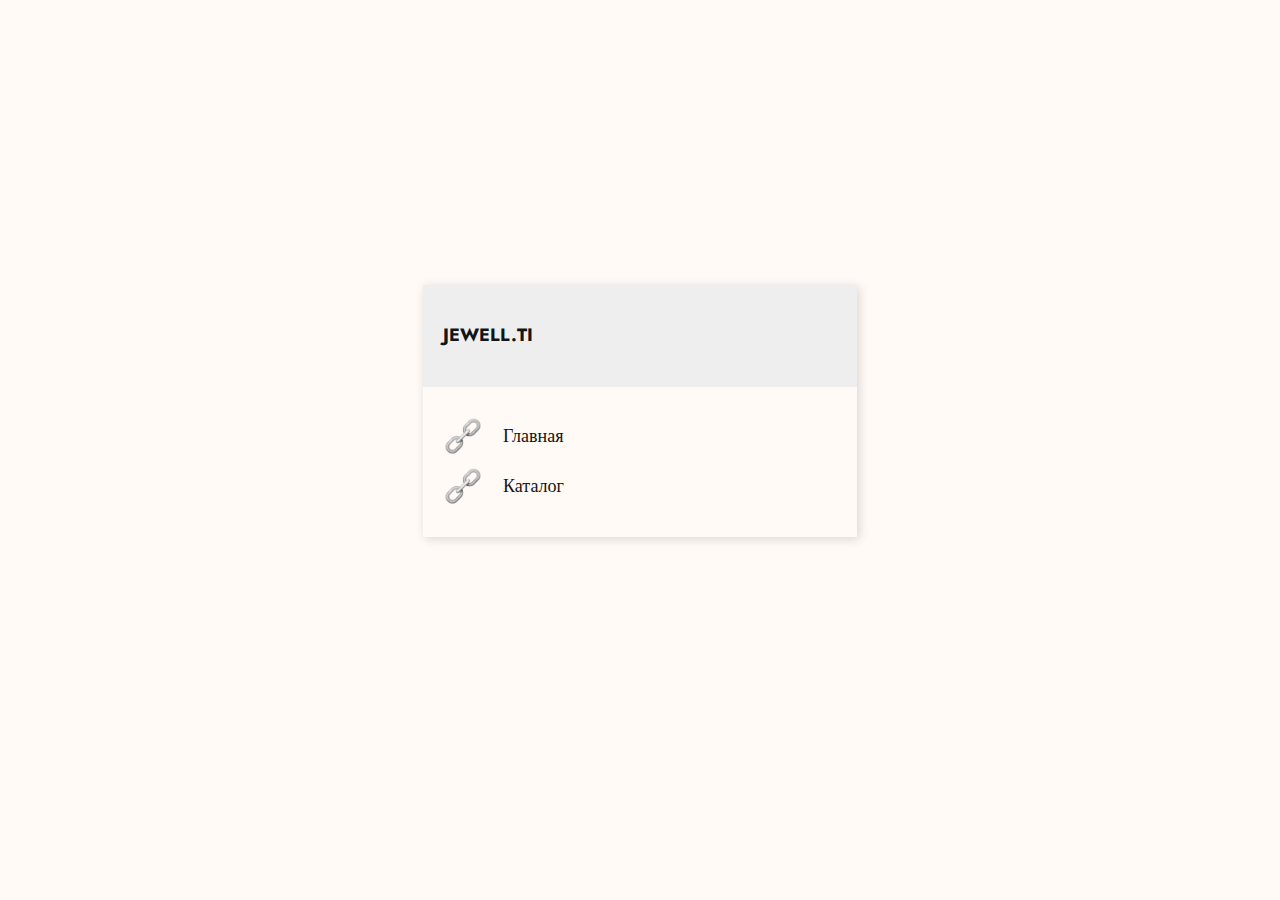
<file: site-nav-page.html>
<!--header.html-->
<!doctype html>
<html lang="en">
<head>
  <meta charset="UTF-8">
  <meta name="viewport"
        content="width=device-width, user-scalable=no, initial-scale=1.0, maximum-scale=1.0, minimum-scale=1.0">
  <meta http-equiv="X-UA-Compatible" content="ie=edge">
  <meta name="format-detection" content="telephone=no">
  <link rel="preconnect" href="https://fonts.googleapis.com">
  <link rel="preconnect" href="https://fonts.gstatic.com" crossorigin>
  <link href="https://fonts.googleapis.com/css2?family=Jost:ital,wght@0,100..900;1,100..900&family=Manrope:wght@200..800&family=Old+Standard+TT:ital,wght@0,400;0,700;1,400&display=swap" rel="stylesheet">
  <link
          rel="stylesheet"
          href="https://cdn.jsdelivr.net/npm/swiper@11/swiper-bundle.min.css"
  />
  <link rel="icon" type="image/png" href="./img/icons/favicon.png" sizes="32x32">

  <link rel="apple-touch-icon" href="./img/icons/favicon.png">

  <link rel="mask-icon" href="./img/icons/favicon.png" color="#000000">
  <title></title>
<script defer src="js/bundle.js"></script><script defer src="js/libs.js"></script><script defer src="js/style.js"></script><link href="css/style.min.css" rel="stylesheet"></head>
<body>

<header class="header">
  <div class="container">
    <div class="row align-center">
      <div class="col-lg-5">
        <nav class="header-nav">
          <ul class="main-menu">
            <li class="menu-item-has-children">
              <a href="https://mixastudio-dev.github.io/jewell/catalog.html">Каталог</a>
              <ul class="sub-menu">
                <li>
                  <a href="#">Все товары</a>
                </li>
                <li>
                  <a href="#">Название категории</a>
                </li>
                <li>
                  <a href="#">Название категории</a>
                </li>
                <li>
                  <a href="#">Название категории</a>
                </li>
                <li>
                  <a href="#">Название категории</a>
                </li>
              </ul>
            </li>
            <li>
              <a href="#about-section">О бренде</a>
            </li>
            <li>
              <a href="#materials-section">Материалы</a>
            </li>
            <li>
              <a href="#testimonials">Отзывы</a>
            </li>
            <li>
              <a href="#promo-section">Контакты</a>
            </li>
            <li>
              <a href="#about-section-second">Обо мне</a>
            </li>
          </ul>
          <a href="#" data-src="modal-order-header" class="btn btn-dark btn-mobile open-modal-dialog">Заказать</a>
        </nav>
      </div>
      <div class="col-lg-4">
        <a href="#" class="logo">
          <img src="./img/logo.svg" alt="">
        </a>
      </div>
      <div class="col-lg-3">
        <a href="#" data-src="modal-order-header" class="btn btn-dark btn-pc open-modal-dialog">Заказать</a>
        <button class="small-screens-button">
          <span class="line"></span>
          <span class="line"></span>
          <span class="line"></span>
        </button>
      </div>
    </div>
  </div>
</header>

<main>




<section class="site-nav-section">
  <div class="container">
    <div class="site-nav-block">
      <div class="site-nav-header">
        <p class="site-name">Jewell.Ti</p>
      </div>
      <nav class="site-nav">
        <ul>
          <li>
            <a href="https://mixastudio-dev.github.io/jewell/index.html">Главная</a>
          </li>
          <li>
            <a href="https://mixastudio-dev.github.io/jewell/catalog.html">Каталог</a>
          </li>
        </ul>
      </nav>
    </div>
  </div>
</section>

<style>
  header, footer {
    display: none;
  }
</style>


<!--footer.html-->
</main>

<footer class="footer">
    <div class="container">
      <div class="row row-top">
        <div class="col-lg-4 col-md-12 col-m-12 animate-block">
          <nav class="footer-nav">
            <div class="footer-menu-title">Меню:</div>
            <ul class="footer-menu">
              <li>
                <a href="https://mixastudio-dev.github.io/jewell/catalog.html">Каталог</a>
              </li>
              <li>
                <a href="#testimonials">Отзывы</a>
              </li>
              <li>
                <a href="#about-section">О бренде</a>
              </li>
              <li>
                <a href="#about-section-second">Обо мне</a>
              </li>
              <li>
                <a href="#materials-section">Материалы</a>
              </li>
            </ul>
          </nav>
        </div>
        <div class="col-lg-4 col-md-12 col-m-12 animate-block" data-delay="200">
          <a href="#" class="logo">
            <img src="./img/logo.svg" alt="">
          </a>
        </div>
        <div class="col-lg-4 col-md-12 col-m-12 animate-block" data-delay="400">
          <div class="footer-socials-wrapper">
            <div class="footer-menu-title footer-menu-title-socials">Контакты:</div>
            <div class="footer-socials">
              <a class="social-link social-link-telegram" href="#"></a>
              <a class="social-link social-link-instagram" href="#"></a>
              <a class="social-link social-link-whatsapp" href="#"></a>
              <a class="social-link social-link-max" href="#"></a>
            </div>
          </div>
        </div>
      </div>
      <div class="row row-bottom">
        <div class="col-lg-6 col-md-12 col-m-12 animate-block" data-delay="600">
          <div class="footer-copy">
            <p>© Jewell.Ti  2025</p>
          </div>
        </div>
        <div class="col-lg-6 col-md-12 col-m-12 animate-block" data-delay="800">
          <div class="footer-policy">
            <a href="#">Политика конфеденциальности</a>
          </div>
        </div>
      </div>
    </div>
</footer>


<div class="modal-dialog modal-order modal-order-header" style="display:none;">
  <div class="modal-content">
    <div class="modal-body">
      <button type="button" class="modal-close" data-dismiss="modal" aria-label="Close"></button>
      <div class="modal-title">Вы можете оформить заказ через одну из наших социальных сетей</div>
      <div class="delivery-text">Быстрая доставка почтой и СДЭК</div>
      <div class="social-links">
        <a class="social-link social-link-telegram" href="#"></a>
        <a class="social-link social-link-instagram" href="#"></a>
        <a class="social-link social-link-whatsapp" href="#"></a>
        <a class="social-link social-link-max" href="#"></a>
      </div>
    </div>
  </div>
</div>

<div class="modal-dialog modal-order modal-order-product" style="display:none;">
  <div class="modal-content">
    <div class="modal-body">
      <button type="button" class="modal-close" data-dismiss="modal" aria-label="Close"></button>
      <div class="modal-title">Заказать «Нежные серьги пуссеты с натуральным перламутром»</div>
      <div class="description">
        <p>Вы можете оформить заказ через одну из наших социальных сетей.</p>
      </div>
      <div class="delivery-text">Быстрая доставка почтой и СДЭК</div>
      <div class="social-links">
        <a class="social-link social-link-telegram" href="#"></a>
        <a class="social-link social-link-instagram" href="#"></a>
        <a class="social-link social-link-whatsapp" href="#"></a>
        <a class="social-link social-link-max" href="#"></a>
      </div>
    </div>
  </div>
</div>

<div class="modal-dialog modal-gallery" style="display:none;">
  <div class="modal-content">
    <div class="modal-body">
      <div class="gallery-slider-title">
        <button type="button" class="btn-back" data-dismiss="modal" aria-label="Close"></button>
        <div class="title">Нежные серьги пуссеты с натуральным перламутром</div>
        <button type="button" class="modal-close" data-dismiss="modal" aria-label="Close"></button>
      </div>
      <div class="gallery-slider-main slider-wrapper">
        <div class="swiper-button-next"></div>
        <div class="swiper-button-prev"></div>
        <div class="swiper-wrapper">
          <div class="swiper-slide">
            <div class="image-wrapper">
              <img src="./img/product-card-img1.webp" alt="">
            </div>
          </div>
          <div class="swiper-slide">
            <div class="image-wrapper">
              <img src="./img/product-card-img2.webp" alt="">
            </div>
          </div>
          <div class="swiper-slide">
            <div class="image-wrapper">
              <img src="./img/product-card-img3.webp" alt="">
            </div>
          </div>
          <div class="swiper-slide">
            <div class="video-js">
              <button class="btn-play-video"></button>
              <video poster="./img/product-card-img1.webp">
                <source src="./img/adobestock-515194866_Jt2tm8rv.mp4">
              </video>
            </div>
          </div>
        </div>
      </div>
      <div class="gallery-slider-thumbs slider-wrapper">
        <div class="swiper-wrapper">
          <div class="swiper-slide">
            <div class="image-wrapper">
              <img src="./img/product-card-img1.webp" alt="">
            </div>
          </div>
          <div class="swiper-slide">
            <div class="image-wrapper">
              <img src="./img/product-card-img2.webp" alt="">
            </div>
          </div>
          <div class="swiper-slide">
            <div class="image-wrapper">
              <img src="./img/product-card-img3.webp" alt="">
            </div>
          </div>
          <div class="swiper-slide">
            <div class="image-wrapper">
              <img src="./img/product-card-img1.webp" alt="">
            </div>
          </div>
        </div>
      </div>
    </div>
  </div>
</div>


<script src="https://cdn.jsdelivr.net/npm/swiper@11/swiper-bundle.min.js"></script>
</body>
</html>
</file>
<file: css/style.min.css>
*{box-sizing:border-box}body,h1,h2,h3,h4,p,figure,blockquote,dl,dd{margin:0}ul[role=list],ol[role=list]{list-style:none}html:focus-within{scroll-behavior:smooth}body{min-height:100vh;text-rendering:optimizeSpeed;line-height:1.5}a:not([class]){-webkit-text-decoration-skip:ink;text-decoration-skip-ink:auto}img,picture{max-width:100%;display:block}input,button,textarea,select{font:inherit;box-shadow:none;outline:none}@media(prefers-reduced-motion: reduce){html:focus-within{scroll-behavior:auto}*,*::before,*::after{animation-duration:.01ms !important;animation-iteration-count:1 !important;transition-duration:.01ms !important;scroll-behavior:auto !important}}*{font-family:"Old Standard TT";color:#131414}a{transition:.3s;text-decoration:none}p{font-family:"Jost";font-weight:400;font-size:18px;line-height:120%;letter-spacing:0}h1,.h1{font-weight:400;font-size:50px;line-height:105%;letter-spacing:0;margin-bottom:50px;width:100%}h2,.h2{font-weight:400;font-size:39px;line-height:110%;letter-spacing:0;width:100%;margin-bottom:40px}.delivery-text{display:flex;align-items:center;justify-content:center;font-family:"Jost";font-weight:400;font-size:18px;line-height:120%;letter-spacing:0;margin-bottom:30px}.delivery-text:before{content:"";display:block;width:24px;height:24px;min-width:24px;background-repeat:no-repeat;background-position:center;background-size:contain;background-image:url(../img/icons/delivery-text-ico.svg);margin-right:10px}@media(max-width: 600px){h1,.h1{font-size:30px;line-height:110%;margin-bottom:30px}h2,.h2{font-size:30px}}.sr-only{position:absolute;width:1px;height:1px;padding:0;margin:-1px;overflow:hidden;clip:rect(0, 0, 0, 0);white-space:nowrap;border:0}body{background-color:#fffaf5}body::-webkit-scrollbar{width:6px;background-color:#131414}body::-webkit-scrollbar-thumb{border-radius:20px;background-color:#dbdbdb}body.modal-open,body.menu-open{overflow:hidden}body.admin-bar header{top:20px}main{min-height:70vh;padding-top:85px}section{margin:150px 0}.default-content-section h2{margin:40px 0}.default-content-section h3{margin-bottom:10px}.default-content-section p{margin-bottom:20px}.default-content-section p:last-child{margin-bottom:0}.logo{display:flex;width:-moz-fit-content;width:fit-content}.logo img{max-width:125px;width:100%;-o-object-fit:contain;object-fit:contain;-o-object-position:top;object-position:top}.animate-block{opacity:0;width:100%;transform:translateY(-50px);transition:opacity 1s ease,transform 1s ease}.animate-block.animated{opacity:1;transform:translateY(0)}@media(max-width: 600px){.logo img{max-width:100px}section{margin:80px 0}.default-content-section{margin-bottom:60px}.default-content-section h2{margin:30px 0}}@media(max-width: 350px){.delivery-text{font-size:16px}}.container{margin:0 auto;display:flex;flex-wrap:wrap;max-width:1440px;width:100%;padding:0 20px}.container-fluid{max-width:100%;width:100%}.d-flex{display:flex;flex-wrap:wrap}.justify-between{justify-content:space-between}.justify-end{justify-content:flex-end}.flex-column{flex-direction:column}.row{display:flex;margin:0 -5px;width:calc(100% + 10px);flex-wrap:wrap}[class*=col-]{padding:0 5px}.col-lg-1{width:8.33333333%}.col-lg-2{width:16.66666667%}.col-lg-3{width:25%}.col-lg-4{width:33.33333333%}.col-lg-5{width:41.66666667%}.col-lg-6{width:50%}.col-lg-7{width:58.33333333%}.col-lg-8{width:66.66666667%}.col-lg-9{width:75%}.col-lg-10{width:83.33333333%}.col-lg-11{width:91.66666667%}.col-lg-12{width:100%}@media(max-width: 1024px){.col-md-1{width:8.33333333%}.col-md-2{width:16.66666667%}.col-md-3{width:25%}.col-md-4{width:33.33333333%}.col-md-5{width:41.66666667%}.col-md-6{width:50%}.col-md-7{width:58.33333333%}.col-md-8{width:66.66666667%}.col-md-9{width:75%}.col-md-10{width:83.33333333%}.col-md-11{width:91.66666667%}.col-md-12{width:100%}.container{padding:0 20px}}@media(max-width: 600px){.col-m-1{width:8.33333333%}.col-m-2{width:16.66666667%}.col-m-3{width:25%}.col-m-4{width:33.33333333%}.col-m-5{width:41.66666667%}.col-m-6{width:50%}.col-m-7{width:58.33333333%}.col-m-8{width:66.66666667%}.col-m-9{width:75%}.col-m-10{width:83.33333333%}.col-m-11{width:91.66666667%}.col-m-12{width:100%}}.btn{display:flex;justify-content:center;align-items:center;font-family:"Jost";font-weight:400;font-size:18px;line-height:120%;letter-spacing:0;padding:0 30px;height:40px;width:-moz-fit-content;width:fit-content;transition:.3s;cursor:pointer}.btn-dark{background-color:#342b2c;color:#fff}.btn-dark:hover{background-color:#463d3e}.btn-dark:focus{background-color:#251f1f}.btn-dark:disabled{background-color:#dbdbdb}.btn-bordered{color:#131414;border:1px solid #342b2c}.btn-bordered:hover{background-color:#463d3e;color:#fff}.btn-bordered:focus{color:#fff;background-color:#251f1f}.btn-bordered:disabled{border-color:#dbdbdb;color:#dbdbdb}.btn-play-video{width:55px;height:55px;background-repeat:no-repeat;background-position:center;background-size:contain;background-image:url(../img/icons/play-button-ico.svg);background-color:rgba(0,0,0,0);border:none;cursor:pointer;transition:.3s}.btn-pause-video{width:70px;height:70px;background-repeat:no-repeat;background-position:center;background-size:contain;background-image:url(../img/icons/pause-button-ico.svg);background-color:rgba(0,0,0,0);border:none;cursor:pointer;transition:.3s;display:none}.footer-menu{display:flex;flex-wrap:wrap;list-style:none;padding:0;margin:0;width:100%;max-width:50%}.footer-menu li{width:50%;margin-bottom:10px}.footer-menu li a{font-family:"Jost";font-weight:400;font-size:18px;line-height:120%;letter-spacing:0;text-align:center;color:rgba(19,20,20,.8)}.footer-menu li a:hover{text-shadow:0 0 .65px #131414,0 0 .65px #131414}@media(max-width: 600px){.footer-menu{max-width:75%}}.main-menu{list-style:none;display:flex;align-items:center;margin:0;padding:0}.main-menu li a{font-family:"Jost";font-weight:400;font-size:18px;line-height:120%;letter-spacing:0;display:inline-block}.main-menu li a:hover{text-shadow:0 0 .65px #131414,0 0 .65px #131414}.main-menu li+li{margin-left:20px}.main-menu .menu-item-has-children{position:relative}.main-menu .menu-item-has-children ul{position:absolute;top:90%;left:0;border:1px solid #342b2c;padding:15px;background-color:#fffaf5;margin:0;list-style:none;width:-moz-fit-content;width:fit-content;min-width:217px;opacity:0;visibility:hidden;transition:.3s;pointer-events:none}.main-menu .menu-item-has-children ul li+li{margin-left:0;margin-top:10px}.main-menu .menu-item-has-children:hover>a{text-shadow:0 0 .65px #131414,0 0 .65px #131414}.main-menu .menu-item-has-children:hover ul{opacity:1;visibility:visible;pointer-events:auto}@media(max-width: 1100px){.main-menu li+li{margin-left:10px}}@media(max-width: 1024px){.main-menu{flex-direction:column;align-items:flex-start;margin-bottom:25px}.main-menu li+li{margin-left:0;margin-top:10px}}@media(max-width: 600px){.main-menu li a{font-size:17px}.main-menu li+li{margin-top:15px}.main-menu .menu-item-has-children ul{position:static;opacity:1;visibility:visible;padding:0;background-color:rgba(0,0,0,0);border:none;overflow:hidden;transition:max-height .3s}.main-menu .menu-item-has-children ul li:first-child{margin-top:10px}}.slider-section{max-width:100%;position:relative;overflow:hidden}.slider-section .swiper-button-next,.slider-section .swiper-button-prev{opacity:1}.slider-wrapper{max-width:100%;position:relative;width:100%}.swiper-slide{transition:.3s}.swiper-button-next,.swiper-button-prev{right:0;width:40px;height:40px;background-repeat:no-repeat;background-position:center;background-size:12px;background-color:#f7efe9;background-image:url(../img/icons/slider-arrow.svg);transition:.3s;top:35%}.swiper-button-next svg,.swiper-button-prev svg{display:none}.swiper-button-next{right:-30px;transform:scaleX(-1)}.swiper-button-prev{left:0}@media(max-width: 600px){.slider-section .swiper-button-prev,.slider-section .swiper-button-next{display:none}}.modal-dialog{position:fixed;right:0;top:0;z-index:99999;opacity:0;width:100%;min-height:100%;justify-content:center;align-items:center;visibility:hidden;transition:opacity .5s ease-in-out;display:flex;background:rgba(54,52,52,.8980392157)}.modal-dialog .modal-body{width:100%;max-width:720px;margin-left:auto;padding:40px 50px 80px;height:100%;background-color:#f7efe9;display:flex;flex-direction:column;align-items:center}.modal-dialog.modal-closing{opacity:0;transition:.5s}.modal-dialog.modal-opening{opacity:1;display:block;animation:fadeIn .5s ease;visibility:visible;pointer-events:initial}.modal-dialog .modal-content{max-width:720px;width:100%}.modal-dialog .modal-open{overflow:hidden;pointer-events:none}.modal-dialog .modal-close{cursor:pointer;background-image:url(../img/icons/modal-close-ico.svg);background-repeat:no-repeat;background-position:center;background-size:10px;background-color:rgba(0,0,0,0);width:30px;height:30px;padding:0;border-radius:50%;margin:0 auto 40px;border:1px solid #131414;transition:.3s}.modal-dialog .modal-close:hover{background-color:#342b2c;border-color:#342b2c;background-image:url(../img/icons/modal-close-ico-hover.svg)}.modal-dialog .modal-title{font-weight:400;font-size:30px;line-height:110%;letter-spacing:0;text-align:center;margin-bottom:20px;width:100%}.modal-dialog .description{width:100%;margin-bottom:30px}.modal-dialog .description p{text-align:center}.modal-gallery .gallery-slider-title{margin-bottom:45px;width:100%;display:flex;align-items:center}.modal-gallery .gallery-slider-title .title{font-weight:400;font-size:39px;line-height:110%;letter-spacing:0;margin-right:20px}.modal-gallery .btn-back{width:24px;height:24px;background-repeat:no-repeat;background-position:center;background-size:contain;background-image:url(../img/icons/select-catalog-arrow.svg);margin-right:20px;border:none;background-color:rgba(0,0,0,0);transform:rotate(90deg);cursor:pointer;transition:.3s;flex:none}.modal-gallery .btn-back:hover{background-image:url(../img/icons/gallery-back-ico-hover.svg)}.modal-gallery .modal-close{border-radius:0;width:40px;height:40px;margin:0 0 0 auto;flex:none;background-size:14px}.modal-gallery .modal-body{max-width:100%;padding:50px 20px;background-color:#fffaf5}.modal-gallery .modal-content{max-width:100%}.modal-gallery .gallery-slider-main{overflow:hidden}.modal-gallery .gallery-slider-main .swiper-button-prev,.modal-gallery .gallery-slider-main .swiper-button-next{top:50%;background-color:#f7efe9;border:1px solid #dbdbdb}.modal-gallery .gallery-slider-main .swiper-button-prev{left:0}.modal-gallery .gallery-slider-main .swiper-button-next{right:0}.modal-gallery .gallery-slider-main .image-wrapper{max-width:700px;width:100%;margin:0 auto}.modal-gallery .gallery-slider-main .image-wrapper img{height:550px;width:100%;-o-object-fit:cover;object-fit:cover}.modal-gallery .gallery-slider-main .custom-video,.modal-gallery .gallery-slider-main .video-js{max-width:700px;width:100%;margin:0 auto;height:550px;position:relative;display:flex;align-items:center;justify-content:center;cursor:pointer}.modal-gallery .gallery-slider-main .custom-video .btn-play-video,.modal-gallery .gallery-slider-main .video-js .btn-play-video{position:absolute}.modal-gallery .gallery-slider-main .custom-video video,.modal-gallery .gallery-slider-main .video-js video{width:100%;max-width:100%;-o-object-fit:cover;object-fit:cover;height:inherit}.modal-gallery .gallery-slider-main .custom-video.playing:after,.modal-gallery .gallery-slider-main .video-js.playing:after{opacity:0;z-index:-1}.modal-gallery .gallery-slider-thumbs{margin-top:20px}.modal-gallery .gallery-slider-thumbs .swiper-slide{width:110px;height:100px;cursor:pointer}.modal-gallery .gallery-slider-thumbs .image-wrapper{height:100%;width:100%;position:relative;display:flex;align-items:center;justify-content:center}.modal-gallery .gallery-slider-thumbs .image-wrapper .video-indicator{position:absolute}.modal-gallery .gallery-slider-thumbs .image-wrapper img{width:100%;height:100%;-o-object-fit:cover;object-fit:cover}.modal-gallery .gallery-slider-thumbs .swiper-wrapper{justify-content:center}@keyframes fadeIn{0%{opacity:0}0.1%{opacity:0}100%{opacity:1}}@media(max-width: 600px){.modal-dialog .modal-body{padding:20px 20px 40px}.modal-dialog .modal-title{font-size:24px}.modal-gallery{align-items:flex-start}.modal-gallery .modal-body{padding:50px 20px;height:100vh}.modal-gallery .modal-content{height:100vh}.modal-gallery .gallery-slider-title{margin-bottom:40px}.modal-gallery .gallery-slider-title .title{font-size:20px}.modal-gallery .gallery-slider-main{overflow:unset}.modal-gallery .gallery-slider-main .image-wrapper img{height:340px}.modal-gallery .gallery-slider-main .custom-video,.modal-gallery .gallery-slider-main .video-js{height:340px}.modal-gallery .gallery-slider-main .swiper-button-prev{left:-15px}.modal-gallery .gallery-slider-main .swiper-button-next{right:-15px}.modal-gallery .gallery-slider-thumbs .swiper-slide{width:75px;max-width:100%;height:85px}}.product-card{display:flex;flex-direction:column;width:100%;height:100%}.product-card .product-image{width:100%;margin-bottom:20px;cursor:pointer}.product-card .product-image img{width:100%;-o-object-fit:cover;object-fit:cover;height:360px}.product-card .product-bottom{width:100%;display:flex;flex-direction:column;margin-top:auto}.product-card .product-title{font-weight:400;font-size:20px;line-height:110%;letter-spacing:0;margin-bottom:20px;min-height:36px}.product-card .product-price{font-family:"Jost";font-weight:500;font-size:18px;line-height:120%;letter-spacing:0;margin-bottom:20px}@media(max-width: 600px){.product-card .product-image img{height:330px}}.video-js{position:relative;width:100%;display:flex;align-items:center;justify-content:center;height:600px;cursor:pointer}.video-js .btn-play-video{position:absolute}.video-js .btn-pause-video{position:absolute}.video-js .video-title{position:absolute;bottom:40px;font-weight:400;font-size:30px;line-height:110%;letter-spacing:0;text-align:center;color:#fff}.video-js video{max-width:100%;width:100%;height:inherit;-o-object-fit:cover;object-fit:cover}@media(max-width: 600px){.custom-video{height:400px}.custom-video .video-title{font-size:24px}}.social-links{display:flex;align-items:center;width:100%;justify-content:center}.social-links .social-link{width:40px;height:40px;background-repeat:no-repeat;background-position:center;background-size:20px;transition:.3s;background-color:#fff}.social-links .social-link+.social-link{margin-left:8px}.social-links .social-link:hover{background-color:#463d3e}.social-links .social-link:hover:focus{background-color:#251f1f}.social-links .social-link.social-link-telegram{background-image:url(../img/icons/social-telegram.svg)}.social-links .social-link.social-link-telegram:hover{background-image:url(../img/icons/social-telegram-white.svg)}.social-links .social-link.social-link-instagram{background-image:url(../img/icons/social-instagram.svg)}.social-links .social-link.social-link-instagram:hover{background-image:url(../img/icons/social-instagram-white.svg)}.social-links .social-link.social-link-whatsapp{background-image:url(../img/icons/social-whatsapp.svg)}.social-links .social-link.social-link-whatsapp:hover{background-image:url(../img/icons/social-whatsapp-white.svg)}.social-links .social-link.social-link-max{background-image:url(../img/icons/social-max.svg)}.social-links .social-link.social-link-max:hover{background-image:url(../img/icons/social-max-white.svg)}.filters-wrapper{display:flex;align-items:center;width:100%}.filter-item{position:relative;cursor:pointer}.filter-item .filter-item-header{font-family:"Jost";font-weight:400;font-size:18px;line-height:120%;letter-spacing:0;border:1px solid #342b2c;width:100%;padding:0 52px;height:40px;display:flex;align-items:center;transition:.3s;justify-content:center}.filter-item .filter-item-header:after{content:"";display:block;width:24px;height:24px;background-repeat:no-repeat;background-position:center;background-size:contain;margin-left:10px;background-image:url(../img/icons/select-catalog-arrow.svg);transition:.3s}.filter-item .filter-item-dropdown{position:absolute;top:100%;left:0;opacity:0;visibility:hidden;pointer-events:none;transition:.3s;width:100%;background-color:#fffaf5;border:1px solid #342b2c;border-top:0;z-index:10}.filter-item .filter-item-dropdown .filter-item-option{font-family:"Jost";font-weight:400;font-size:18px;line-height:120%;letter-spacing:0;text-align:center;padding:10px 5px;display:flex;justify-content:center;transition:.3s}.filter-item .filter-item-dropdown .filter-item-option:hover{background-color:#342b2c;color:#fff}.filter-item.active .filter-item-header:after{transform:scaleY(-1)}.filter-item.active .filter-item-dropdown{opacity:1;visibility:visible;pointer-events:auto}.filter-item+.filter-item{margin-left:20px}.filter-item:hover .filter-item-header{background-color:#342b2c;color:#fff}.filter-item:hover .filter-item-header:after{background-image:url(../img/icons/select-catalog-arrow-hover.svg)}@media(max-width: 756px){.filter-item{width:100%}.filter-item .filter-item-dropdown .filter-item-option{font-size:17px}}.pagination{display:flex;align-items:center;list-style:none;justify-content:center;margin:70px -2px 0;width:calc(100% + 4px);padding:0}.pagination *{font-family:"Jost"}.pagination li{padding:0 2px}.pagination li a{width:35px;height:35px;font-weight:400;font-size:20px;line-height:120%;letter-spacing:0;color:rgba(52,43,44,.5019607843);display:flex;align-items:center;justify-content:center}.pagination li a:hover{color:#131414}.pagination li.prev a{transform:scaleX(-1)}.pagination li.next a,.pagination li.prev a{background-repeat:no-repeat;background-position:center;background-size:20px;background-image:url(../img/icons/pagination-arrow-ico.svg);transition:.3s}.pagination li.next a:hover,.pagination li.prev a:hover{background-color:#131414;background-image:url(../img/icons/pagination-arrow-ico-hover.svg)}.pagination li.current span{background-color:#342b2c;color:#fff;width:35px;height:35px;font-weight:400;font-size:20px;line-height:120%;letter-spacing:0;display:flex;align-items:center;justify-content:center}.pagination-mobile{display:none}@media(max-width: 600px){.pagination{justify-content:flex-start}.pagination-pc{display:none}.pagination-mobile{display:flex}}.main-banner{margin:0;overflow:hidden}.main-banner .container{padding-right:0}.main-banner .banner-content{display:flex;flex-direction:column;justify-content:flex-end;height:100%;padding-bottom:40px}.main-banner .banner-content .subtitle{font-family:"Manrope";font-weight:400;font-size:18px;line-height:120%;letter-spacing:0;text-transform:uppercase;margin-bottom:20px}.main-banner .banner-image{width:100%}.main-banner .banner-image img{width:100%;height:740px;-o-object-fit:cover;object-fit:cover}.catalog-section{margin:100px 0 150px}.catalog-section .catalog-card .catalog-card-image{margin-bottom:20px;width:100%;overflow:hidden}.catalog-section .catalog-card .catalog-card-image img{width:100%;height:200px;-o-object-fit:cover;object-fit:cover;transition:.3s}.catalog-section .catalog-card .catalog-card-title{font-weight:400;font-size:20px;line-height:110%;letter-spacing:0;text-align:center;width:100%;transition:.3s}.catalog-section .catalog-card:hover .catalog-card-title{color:#463d3e}.catalog-section .catalog-card:hover .catalog-card-image img{transform:scale(1.05)}.products-section .products-slider{margin:0 -15px}.products-section .swiper-wrapper{padding:0 15px}.about-section{background:linear-gradient(to right, #FFF2E4 50%, #F7EFE9 50%)}.about-section .about-wrapper{display:flex;width:100%}.about-section .about-logo{width:50%;display:flex;flex-direction:column;align-items:center;justify-content:center;padding:40px 20px;height:600px}.about-section .about-logo .image-wrapper{width:100%;margin-bottom:40px;display:flex;justify-content:center}.about-section .about-logo .image-wrapper img{max-width:125px;width:100%;-o-object-fit:contain;object-fit:contain}.about-section .about-logo .logo{width:100%;display:flex;justify-content:center}.about-section .about-logo .logo img{max-width:156px;width:100%;-o-object-fit:contain;object-fit:contain}.about-section .about-content{width:50%;display:flex;flex-direction:column;align-items:center;padding:40px 20px;height:600px;justify-content:space-between}.about-section .about-content .star-decors{display:flex}.about-section .about-content .star-decors img{width:19px;height:19px;-o-object-fit:contain;object-fit:contain;margin-top:13px}.about-section .about-content .star-decors img+img{margin-left:11px}.about-section .about-content .star-decors img:nth-of-type(2){margin-top:0}.about-section .about-content h2{text-align:center}.about-section .about-content .description p{text-align:center;letter-spacing:-0.1px;margin-bottom:20px}.about-section .about-content .description p:last-child{margin-bottom:0}.about-section .about-content .description p strong{font-weight:500;font-family:inherit;letter-spacing:inherit;font-size:inherit;line-height:inherit}.about-section-second .about-content h2{margin:90px 0}.about-section-second .about-content .description{margin-bottom:40px}.about-section-second .about-content .description p{max-width:640px;margin-left:auto;color:#535150;margin-right:auto}.advantage-section .star-decors{display:flex;width:100%;justify-content:center;margin-bottom:20px}.advantage-section .star-decors img{width:30px;height:30px;-o-object-fit:contain;object-fit:contain}.advantage-section .star-decors img+img{margin-left:10px}.advantage-section .description{width:100%;display:flex;flex-direction:column;align-items:center}.advantage-section .description p{font-family:"Old Standard TT";font-weight:400;font-size:30px;line-height:110%;letter-spacing:0;text-align:center;color:rgba(19,20,20,.6509803922);width:100%;max-width:1166px;margin:0 auto}.advantage-section .description p strong{font-weight:inherit;color:#131414;font-family:inherit;line-height:inherit;letter-spacing:inherit}.materials-section{margin-bottom:140px}.materials-section h2{text-align:center}.materials-section .card-wrapper{display:flex;flex-direction:column;align-items:center;justify-content:center;background-repeat:no-repeat;background-position:center;background-size:cover;background-color:rgba(52,43,44,.38);height:600px;background-blend-mode:multiply;padding:20px;margin-bottom:10px}.materials-section .card-wrapper .card-title{font-weight:400;font-size:30px;line-height:110%;letter-spacing:0;text-align:center;margin-bottom:20px;color:#fff}.materials-section .card-wrapper .card-description{width:100%}.materials-section .card-wrapper .card-description p{color:#fff;text-align:center;max-width:440px;margin:0 auto}.benefits-section{counter-reset:benefit-counter}.benefits-section .benefits-list{display:grid;grid-template-columns:repeat(5, 1fr);grid-gap:20px;width:100%}.benefits-section .benefits-list .benefit-item{font-family:"Jost";font-weight:400;font-size:17px;line-height:120%;letter-spacing:0;display:flex;flex-direction:column;counter-increment:benefit-counter}.benefits-section .benefits-list .benefit-item:before{content:counter(benefit-counter, decimal-leading-zero);font-weight:400;font-size:39px;line-height:110%;letter-spacing:0;font-family:"Old Standard TT";padding-bottom:10px;margin-bottom:20px;border-bottom:1px solid #131414}.certificates-section h2{margin-bottom:20px}.certificates-section .description{margin-bottom:40px;width:100%}.certificates-section .description p{margin:0}.certificates-section .certificates-grid{display:grid;grid-template-columns:repeat(3, 1fr);grid-gap:10px;width:100%}.certificates-section .certificates-grid .certificate-card{width:100%;display:flex;flex-direction:column}.certificates-section .certificates-grid .certificate-card .certificate-image{width:100%;margin-bottom:20px}.certificates-section .certificates-grid .certificate-card .certificate-image img{width:100%;height:370px;-o-object-fit:cover;object-fit:cover}.certificates-section .certificates-grid .certificate-card .certificate-title{font-weight:400;font-size:20px;line-height:110%;letter-spacing:0}.work-videos-section h2{text-align:center}.work-videos-section .work-videos-slider{margin:0 -15px}.work-videos-section .work-videos-slider .swiper-wrapper{padding:0 15px}.work-videos-section .work-videos-slider .swiper-button-next,.work-videos-section .work-videos-slider .swiper-button-prev{top:50%}.work-videos-section .work-videos-slider .swiper-button-next{right:-15px}.testimonials-section .testimonials-grid{width:100%;grid-template-columns:repeat(4, 1fr);grid-gap:10px;display:grid}.testimonials-section .testimonials-grid .testimonial-item .testimonial-image{width:100%;margin-bottom:20px}.testimonials-section .testimonials-grid .testimonial-item .testimonial-image img{width:100%;height:340px;-o-object-fit:cover;object-fit:cover}.testimonials-section .testimonials-grid .testimonial-item .description{width:100%;padding:10px;border-radius:0 10px 10px 10px}.testimonials-section .testimonials-grid .testimonial-item:nth-of-type(odd) .description{background-color:#f7efe9}.testimonials-section .testimonials-grid .testimonial-item:nth-of-type(even) .description{background-color:#fff}.promo-section{background-repeat:no-repeat;background-position:left;background-size:50% 100%;background-color:#f7efe9;position:relative}.promo-section .image-wrapper{height:100%;max-width:50%;width:100%;position:absolute;left:0;top:0}.promo-section .image-wrapper img{-o-object-fit:cover;object-fit:cover;height:100%;width:100%}.promo-section .image-wrapper-mobile{display:none}.promo-section .promo-content{max-width:50%;margin-left:auto;width:100%;padding:80px 20px}.promo-section .promo-content .title{font-weight:400;font-size:30px;line-height:110%;letter-spacing:0;text-align:center;margin-bottom:20px}.promo-section .promo-content .description{margin-bottom:30px;width:100%}.promo-section .promo-content .description p{color:rgba(19,20,20,.8);text-align:center}@media(max-width: 1024px){.main-banner{padding-top:40px}.main-banner .container{padding-right:20px}.main-banner .banner-image img{height:620px}.catalog-section{margin-bottom:130px}.catalog-section .catalog-card{margin-bottom:20px}.about-section{background:rgba(0,0,0,0)}.about-section .about-wrapper{flex-wrap:wrap}.about-section .about-logo{width:100%;background-color:#fff2e4}.about-section .about-content{width:100%;background-color:#f7efe9}.benefits-section .benefits-list{grid-template-columns:repeat(3, 1fr)}.certificates-section{overflow:hidden}.certificates-section .container{padding:0}.certificates-section h2{padding:0 20px}.certificates-section .description{padding:0 20px}.certificates-section .certificates-grid{display:flex;overflow:auto;padding:0 20px}.certificates-section .certificates-grid::-webkit-scrollbar{display:none;width:0}.certificates-section .certificates-grid .certificate-card{min-width:49%;width:49%}.testimonials-section{overflow:hidden}.testimonials-section .container{padding:0}.testimonials-section h2{padding:0 20px}.testimonials-section .testimonials-grid{display:flex;overflow:auto;padding:0 20px}.testimonials-section .testimonials-grid::-webkit-scrollbar{display:none;width:0}.testimonials-section .testimonials-grid .testimonial-item{min-width:40%;width:40%}.promo-section .image-wrapper{max-width:100%;position:static}.promo-section .image-wrapper img{height:340px}.promo-section .promo-content{max-width:100%}}@media(max-width: 600px){.main-banner .banner-content{padding-bottom:50px}.main-banner .banner-image img{height:400px}.main-banner .btn{width:100%}.catalog-section{margin:80px 0}.catalog-section .container{padding:0}.catalog-section .row{flex-wrap:nowrap;margin:0;width:100%;overflow:auto;padding:0 20px}.catalog-section .row::-webkit-scrollbar{display:none;width:0}.catalog-section .row .col-m-12{min-width:120px;width:120px;padding:0}.catalog-section .row .col-m-12+.col-m-12{margin-left:10px}.catalog-section .catalog-card{margin-bottom:0}.catalog-section .catalog-card .catalog-card-image img{height:100px}.catalog-section .catalog-card .catalog-card-title{font-size:16px}.about-section .about-logo{height:initial;min-height:420px}.about-section .about-content{height:initial;min-height:420px}.about-section .about-content h2{margin-bottom:0}.materials-section{margin-bottom:70px}.materials-section .card-wrapper{height:400px;background-color:rgba(52,43,44,.4784313725)}.materials-section .card-wrapper .card-title{font-size:24px}.benefits-section .benefits-list{grid-template-columns:1fr;grid-gap:40px}.benefits-section .benefits-list .benefit-item:before{padding-bottom:0}.about-section-second .about-content h2{margin:60px 0}.certificates-section .description p{display:inline}.certificates-section .certificates-grid .certificate-card{min-width:90%;width:90%}.certificates-section .certificates-grid .certificate-card .certificate-image img{height:330px;-o-object-position:0 0;object-position:0 0}.work-videos-section h2{text-align:start}.testimonials-section .testimonials-grid .testimonial-item{min-width:100%;width:100%}.testimonials-section .testimonials-grid .testimonial-item .testimonial-image img{height:unset;aspect-ratio:1/1}.promo-section{margin-bottom:60px}.promo-section .image-wrapper-pc{display:none}.promo-section .image-wrapper-mobile{display:block}.promo-section .promo-content{padding:54px 0}}.footer{padding:20px 0}.footer .footer-menu-title{font-family:"Jost";font-weight:500;font-size:18px;line-height:120%;letter-spacing:0;margin-bottom:10px}.footer .row-top .col-lg-4:nth-of-type(2){display:flex;justify-content:center}.footer .row-top .col-lg-4:nth-of-type(3){display:flex;justify-content:flex-end}.footer .footer-socials-wrapper{display:flex;width:-moz-fit-content;width:fit-content;flex-direction:column}.footer .footer-socials{display:flex;align-items:center;width:100%;justify-content:flex-end}.footer .footer-socials .social-link{width:40px;height:40px;background-repeat:no-repeat;background-position:center;background-size:20px;transition:.3s;background-color:#f7efe9;display:flex}.footer .footer-socials .social-link+.social-link{margin-left:8px}.footer .footer-socials .social-link:hover{background-color:#463d3e}.footer .footer-socials .social-link:hover:focus{background-color:#251f1f}.footer .footer-socials .social-link.social-link-telegram{background-image:url(../img/icons/footer-social-telegram.svg)}.footer .footer-socials .social-link.social-link-telegram:hover{background-image:url(../img/icons/social-telegram-white.svg)}.footer .footer-socials .social-link.social-link-instagram{background-image:url(../img/icons/footer-social-instagram.svg)}.footer .footer-socials .social-link.social-link-instagram:hover{background-image:url(../img/icons/social-instagram-white.svg)}.footer .footer-socials .social-link.social-link-whatsapp{background-image:url(../img/icons/footer-social-whatsapp.svg)}.footer .footer-socials .social-link.social-link-whatsapp:hover{background-image:url(../img/icons/social-whatsapp-white.svg)}.footer .footer-socials .social-link.social-link-max{background-image:url(../img/icons/footer-social-max.svg)}.footer .footer-socials .social-link.social-link-max:hover{background-image:url(../img/icons/social-max-white.svg)}.footer .row-bottom{padding-top:25px;margin-top:10px;border-top:1px solid #ececec}.footer .row-bottom .footer-copy{width:100%}.footer .row-bottom .footer-copy p{color:rgba(19,20,20,.8)}.footer .row-bottom .footer-policy{display:flex;width:100%;justify-content:flex-end}.footer .row-bottom .footer-policy a{font-family:"Jost";font-weight:400;font-size:18px;line-height:120%;letter-spacing:0;text-align:right;color:rgba(19,20,20,.8)}@media(max-width: 1024px){.footer .row-top .col-lg-4:nth-of-type(2){order:-1;margin-bottom:30px}.footer .row-top .col-lg-4:nth-of-type(3){justify-content:flex-start;margin-top:20px}.footer .row-bottom{margin-top:20px}}@media(max-width: 600px){.footer .footer-menu-title{margin-bottom:15px}.footer .row-top .col-lg-4:nth-of-type(3){margin-top:30px}.footer .row-bottom .footer-copy{margin-bottom:20px}.footer .row-bottom .footer-policy{justify-content:flex-start}}.header{position:fixed;top:0;left:0;width:100%;padding:30px 0 15px;background-color:#fffaf5;transition:.3s;z-index:999}.header.scrolled{background-color:#fff2e4}.header .row{align-items:center}.header .row .col-lg-3:nth-of-type(3){display:flex;justify-content:flex-end}.header .small-screens-button{display:none}.header .logo{margin-left:15%}.header .btn-mobile{display:none}@media(min-width: 1025px)and (max-width: 1300px){.header .logo{margin-left:0}.header .row .col-lg-5{width:50%}.header .row .col-lg-4{width:25%}}@media(max-width: 1024px){.header{border-bottom:1px solid rgba(52,43,44,.1490196078)}.header .logo{margin-left:0}.header .btn-pc{display:none}.header .btn-mobile{display:flex}.header .row .col-lg-5{width:0;padding:0}.header .row .col-lg-4{width:50%}.header .row .col-lg-3{width:50%}.header .small-screens-button{display:flex;width:40px;height:40px;align-items:center;flex-direction:column;justify-content:center;background-color:#342b2c;border:none}.header .small-screens-button .line{display:flex;height:2px;background-color:#fff;width:100%;max-width:18px;transition:.3s}.header .small-screens-button .line:nth-of-type(2){margin:4px 0}.header .small-screens-button.active .line:nth-of-type(1){transform:translateY(6px) rotate(45deg)}.header .small-screens-button.active .line:nth-of-type(2){opacity:0}.header .small-screens-button.active .line:nth-of-type(3){transform:translateY(-6px) rotate(-45deg)}.header .header-nav{position:fixed;top:85px;left:0;width:100%;height:auto;overflow:hidden;background-color:#f7efe9;opacity:0;visibility:hidden;pointer-events:none;padding:20px 70px;transition:.3s}.header .header-nav.show{opacity:1;visibility:visible;pointer-events:initial}}@media(max-width: 600px){.header .header-nav{padding:40px 20px;border-top:1px solid rgba(52,43,44,.1490196078)}}.site-nav-section{margin:200px 0}.site-nav-section .site-nav-block{max-width:35%;margin:auto;width:100%;box-shadow:2px 2px 10px rgba(0,0,0,.15)}.site-nav-section .site-nav-header{width:100%;padding:40px 20px;background-color:#eee;display:flex;align-items:center;justify-content:space-between}.site-nav-section .site-nav-header .site-name{text-transform:uppercase;font-weight:700}.site-nav-section .site-nav-header .site-logo img{max-width:160px;-o-object-fit:contain;object-fit:contain;width:100%}.site-nav-section .site-nav{padding:30px 20px}.site-nav-section .site-nav ul{padding:0;list-style:none;margin:0}.site-nav-section .site-nav ul li{display:flex;align-items:center;margin-bottom:10px}.site-nav-section .site-nav ul li:before{content:"";display:flex;width:40px;height:40px;background-repeat:no-repeat;background-position:center;background-size:contain;background-image:url(../img/icons/link-ico.png);margin-right:20px}.site-nav-section .site-nav ul li a{font-size:18px}.site-nav-section .site-nav ul li a:hover{color:#3952e0}.site-nav-section .site-nav ul li:last-of-type{margin-bottom:0}@media(max-width: 1024px){.site-nav-section .site-nav-block{max-width:100%}}.catalog-main{margin-top:50px}.catalog-main h1{margin-bottom:50px}.catalog-main .filters-wrapper{margin-bottom:20px}.catalog-main .products-grid{display:grid;grid-template-columns:repeat(4, 1fr);grid-gap:70px 10px;width:100%}.catalog-main .products-grid .product-card .product-image{cursor:pointer;overflow:hidden}.catalog-main .products-grid .product-card .product-image img{transition:.3s}.catalog-main .products-grid .product-card .product-image:hover img{transform:scale(1.05)}@media(max-width: 1024px){.catalog-main .products-grid{grid-template-columns:repeat(3, 1fr)}}@media(max-width: 756px){.catalog-main .products-grid{grid-template-columns:repeat(2, 1fr)}}@media(max-width: 600px){.catalog-main{margin-top:40px}.catalog-main h1{margin-bottom:40px}.catalog-main .products-grid{grid-template-columns:repeat(2, 1fr);grid-gap:10px 15px}.catalog-main .products-grid .product-card .product-title{font-size:16px;margin-bottom:15px}.catalog-main .products-grid .product-card .product-price{margin-bottom:15px}.catalog-main .products-grid .product-card .product-image{margin-bottom:15px}.catalog-main .products-grid .product-card .product-image img{height:190px}}

/*# sourceMappingURL=[data-uri]*/
</file>
